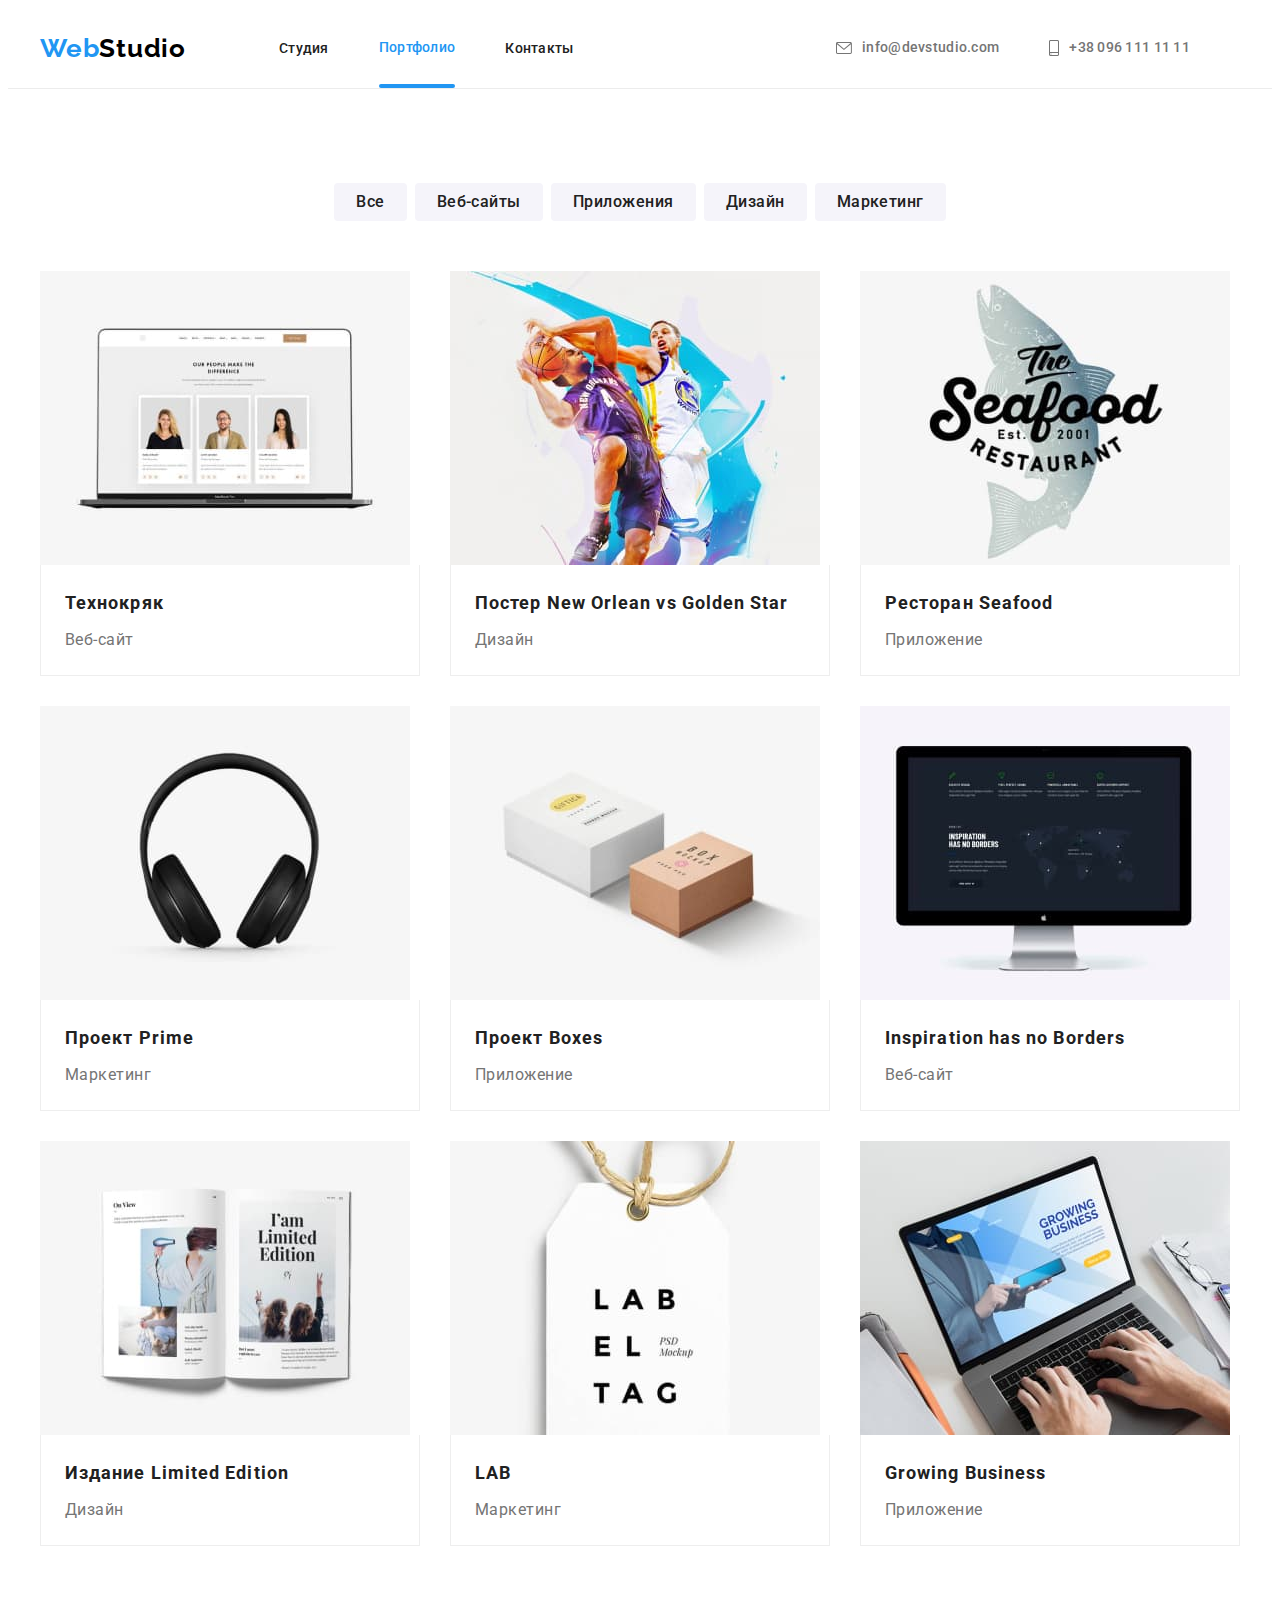
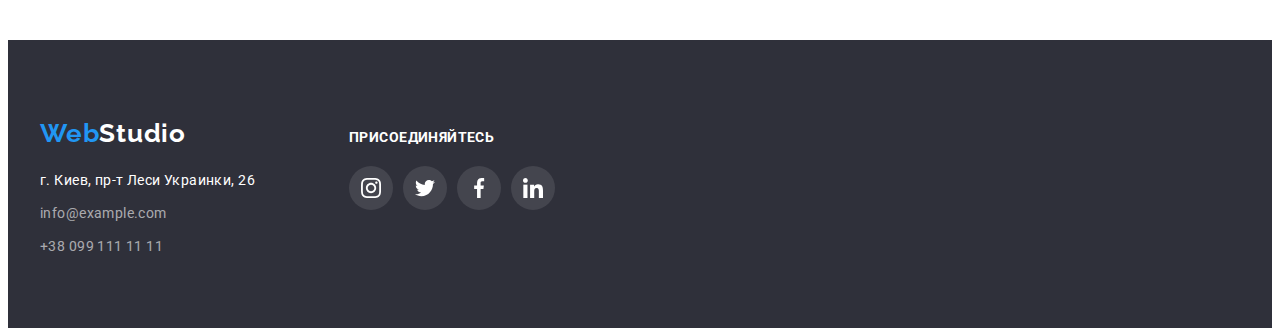
<file: portfolio.html>
<!DOCTYPE html>
<html lang="ru">
  <head>
    <meta charset="UTF-8" />
    <meta http-equiv="X-UA-Compatible" content="IE=edge" />
    <meta name="viewport" content="width=device-width, initial-scale=1.0" />
    <title>Портфолио</title>
    <link
      rel="stylesheet"
      href="https://cdnjs.cloudflare.com/ajax/libs/modern-normalize/0.2.0/modern-normalize.min.css"
      integrity="sha512-sqIVMkf5f8XGYI/UZYGs7wODxlUeoj9JknataPfUwtvrSKWMHrMXGZ7Evb6nabFYJQG15vFFyALe6r0nWCD1Ug=="
      crossorigin="anonymous"
      referrerpolicy="no-referrer"
    />
    <link
      rel="stylesheet"
      href="https://cdnjs.cloudflare.com/ajax/libs/animate.css/4.1.1/animate.min.css"
    />
    <link rel="stylesheet" href="./css/style.css" />
    <link rel="preconnect" href="https://fonts.gstatic.com" />
    <link
      href="https://fonts.googleapis.com/css2?family=Raleway:wght@700&family=Roboto:wght@400;500;700;900&display=swap"
      rel="stylesheet"
    />
  </head>

  <body>
    <!-- === HEADER === -->
    <header>
      <div class="container header-section">
        <nav class="nav">
          <a class="logo link animate__pulse" href="./index.html"
            ><span class="logo-web">Web</span>Studio</a
          >
          <ul class="menu list">
            <li class="item-li">
              <a class="menu-list link" href="./index.html">Студия</a>
            </li>
            <li class="item-li animate__pulse">
              <a class="menu-list curent link" href="./portfolio.html"
                >Портфолио</a
              >
            </li>
            <li class="item-li">
              <a class="menu-list link" href="">Контакты</a>
            </li>
          </ul>
        </nav>

        <ul class="nav-adress list">
          <li class="mail-contact">
            <a class="menu-contact link" lang="en" href="mailto:info@devstudio.com"><svg class="svg-contact" width=16px
                height=12px>
                <use href="./img/sprite.svg#icon-envelope"></use>
              </svg>info@devstudio.com</a>
          </li>
        
          <li class="mail-contact">
            <a class="menu-contact link" href="tel:+380961111111">
              <svg class="svg-contact" width=10px height=16px>
                <use href="./img/sprite.svg#icon-smartphone">
                </use>
              </svg>+38 096 111 11 11</a>
          </li>
        </ul>
      </div>
    </header>

    <main>
      <!--section portfolio-->
      <section class="section">
        <div class="container">
          <h1 hidden>Портфолио</h1>
          <ul class="portfolio-button-menu list">
            <li class="portfolio-button-li">
              <button type="button" class="portfolio-button">Все</button>
            </li>
            <li class="portfolio-button-li">
              <button type="button" class="portfolio-button">Веб-сайты</button>
            </li>
            <li class="portfolio-button-li">
              <button type="button" class="portfolio-button">Приложения</button>
            </li>
            <li class="portfolio-button-li">
              <button type="button" class="portfolio-button">Дизайн</button>
            </li>
            <li class="portfolio-button-li">
              <button type="button" class="portfolio-button">Маркетинг</button>
            </li>
          </ul>
          <h2 hidden>Примеры наших робот</h2>

          <ul class="portfolio-card-list list">
            <li class="portfolio-card">
              <a href="" class="portfolio-card-link link">
                <div class="portfolio-card-overlay">
                  <img
                    src="./img/portfolio/img01-laptopscreen.jpg"
                    alt="монитор ноутбука"
                    width="370"
                    height="294"
                  />
                  <p class="overlay">
                    Технокряк это современная площадка распространения
                    коронавируса. Компании используют эту платформу для
                    цифрового шпионажа и атак на защищённые сервера конкурентов.
                  </p>
                </div>

                <div class="portfolio-card-content">
                  <h3 class="card-title">Технокряк</h3>
                  <p class="card-txt">Веб-сайт</p>
                </div>
              </a>
            </li>

            <li class="portfolio-card">
              <a href="" class="portfolio-card-link link">
                <div class="portfolio-card-overlay">
                  <img
                    src="./img/portfolio/img02-basketball.jpg"
                    alt="постер с изображением баскетболистов"
                    width="370"
                    height="294"
                  />
                  <p class="overlay">
                    Технокряк это современная площадка распространения
                    коронавируса. Компании используют эту платформу для
                    цифрового шпионажа и атак на защищённые сервера конкурентов.
                  </p>
                </div>

                <div class="portfolio-card-content">
                  <h3 class="card-title">
                    Постер
                    <span lang="en">New Orlean vs Golden Star</span>
                  </h3>
                  <p class="card-txt">Дизайн</p>
                </div>
              </a>
            </li>

            <li class="portfolio-card">
              <a href="" class="portfolio-card-link link">
                <div class="portfolio-card-overlay">
                  <img
                    src="./img/portfolio/img03-seafood.jpg"
                    alt="ємблема ресторана морепродуктов"
                    width="370"
                    height="294"
                  />
                  <p class="overlay">
                    Технокряк это современная площадка распространения
                    коронавируса. Компании используют эту платформу для
                    цифрового шпионажа и атак на защищённые сервера конкурентов.
                  </p>
                </div>

                <div class="portfolio-card-content">
                  <h3 class="card-title">
                    Ресторан <span lang="en">Seafood</span>
                  </h3>
                  <p class="card-txt">Приложение</p>
                </div>
              </a>
            </li>

            <li class="portfolio-card">
              <a href="" class="portfolio-card-link link">
                <div class="portfolio-card-overlay">
                  <img
                    src="./img/portfolio/img04-earphone.jpg"
                    alt="наушники"
                    width="370"
                    height="294"
                  />
                  <p class="overlay">
                    Технокряк это современная площадка распространения
                    коронавируса. Компании используют эту платформу для
                    цифрового шпионажа и атак на защищённые сервера конкурентов.
                  </p>
                </div>

                <div class="portfolio-card-content">
                  <h3 class="card-title">
                    Проект <span lang="en">Prime</span>
                  </h3>
                  <p class="card-txt">Маркетинг</p>
                </div>
              </a>
            </li>

            <li class="portfolio-card">
              <a href="" class="portfolio-card-link link">
                <div class="portfolio-card-overlay">
                  <img
                    src="./img/portfolio/img05-boxesjpg.jpg"
                    alt="две коробочки"
                    width="370"
                    height="294"
                  />
                  <p class="overlay">
                    Технокряк это современная площадка распространения
                    коронавируса. Компании используют эту платформу для
                    цифрового шпионажа и атак на защищённые сервера конкурентов.
                  </p>
                </div>

                <div class="portfolio-card-content">
                  <h3 class="card-title">
                    Проект <span lang="en">Boxes</span>
                  </h3>
                  <p class="card-txt">Приложение</p>
                </div>
              </a>
            </li>

            <li class="portfolio-card">
              <a href="" class="portfolio-card-link link">
                <div class="portfolio-card-overlay">
                  <img
                    src="./img/portfolio/img06-screen.jpg"
                    alt="монитор с изображением карты мира"
                    width="370"
                    height="294"
                  />
                  <p class="overlay">
                    Технокряк это современная площадка распространения
                    коронавируса. Компании используют эту платформу для
                    цифрового шпионажа и атак на защищённые сервера конкурентов.
                  </p>
                </div>

                <div class="portfolio-card-content">
                  <h3 class="card-title">
                    <span lang="en">Inspiration has no Borders</span>
                  </h3>
                  <p class="card-txt">Веб-сайт</p>
                </div>
              </a>
            </li>

            <li class="portfolio-card">
              <a href="" class="portfolio-card-link link">
                <div class="portfolio-card-overlay">
                  <img
                    src="./img/portfolio/img07-magazine.jpg"
                    alt="разворот журнала"
                    width="370"
                    height="294"
                  />
                  <p class="overlay">
                    Технокряк это современная площадка распространения
                    коронавируса. Компании используют эту платформу для
                    цифрового шпионажа и атак на защищённые сервера конкурентов.
                  </p>
                </div>

                <div class="portfolio-card-content">
                  <h3 class="card-title">
                    Издание <span lang="en">Limited Edition</span>
                  </h3>
                  <p class="card-txt">Дизайн</p>
                </div>
              </a>
            </li>

            <li class="portfolio-card">
              <a href="" class="portfolio-card-link link">
                <div class="portfolio-card-overlay">
                  <img
                    src="./img/portfolio/img08-label.jpg"
                    alt="эмблема проекта лаб"
                    width="370"
                    height="294"
                  />
                  <p class="overlay">
                    Технокряк это современная площадка распространения
                    коронавируса. Компании используют эту платформу для
                    цифрового шпионажа и атак на защищённые сервера конкурентов.
                  </p>
                </div>

                <div class="portfolio-card-content">
                  <h3 class="card-title"><span lang="en">LAB</span></h3>
                  <p class="card-txt">Маркетинг</p>
                </div>
              </a>
            </li>

            <li class="portfolio-card">
              <a href="" class="portfolio-card-link link">
                <div class="portfolio-card-overlay">
                  <img
                    src="./img/portfolio/img09-laptop.jpg"
                    alt="набор на клавиатуре ноутбука"
                    width="370"
                    height="294"
                  />
                  <p class="overlay">
                    Технокряк это современная площадка распространения
                    коронавируса. Компании используют эту платформу для
                    цифрового шпионажа и атак на защищённые сервера конкурентов.
                  </p>
                </div>

                <div class="portfolio-card-content">
                  <h3 class="card-title">
                    <span lang="en">Growing Business</span>
                  </h3>
                  <p class="card-txt">Приложение</p>
                </div>
              </a>
            </li>
          </ul>
        </div>
      </section>
    </main>

    <footer class="section section-footer">
      <!--contact-->
      <div class="container container-footer">
        <div class="adress-footer-box">
          <a class="logo logo-footer link" href="./index.html"
            ><span class="logo-web">Web</span>
            <span class="logo-studio">Studio</span></a
          >
          <address class="adress-footer">
            <ul class="adress list">
              <li class="contact-list list">
                <a
                  class="contact-map link"
                  href="https://goo.gl/maps/kWYsMnAb214LJ1XZ8"
                  target="blank"
                  rel="noopener noreferer"
                  >г. Киев, пр-т Леси Украинки, 26</a
                >
              </li>
              <li class="contact-list list">
                <a class="contact link" href="mailto:info@example.com"
                  >info@example.com</a
                >
              </li>
              <li class="contact-list list">
                <a class="contact link" href="tel:+380991111111"
                  >+38 099 111 11 11</a
                >
              </li>
            </ul>
          </address>
        </div>

        <div class="footer-soc">
          <h2 class="footer-soc-title">присоединяйтесь</h2>
          <ul class="footer-soc-ul list">
            <li class="soc-list">
              <a href="" class="soc-list-link soc-list-link-footer"
                ><svg class="soc-list-icon">
                  <use href="./img/sprite.svg#icon-soc-instagram"></use>
                </svg>
              </a>
            </li>
            <li class="soc-list">
              <a href="" class="soc-list-link soc-list-link-footer"
                ><svg class="soc-list-icon">
                  <use href="./img/sprite.svg#icon-soc-twitter"></use>
                </svg>
              </a>
            </li>
            <li class="soc-list">
              <a href="" class="soc-list-link soc-list-link-footer"
                ><svg class="soc-list-icon">
                  <use href="./img/sprite.svg#icon-soc-facebook"></use>
                </svg>
              </a>
            </li>

            <li class="soc-list">
              <a href="" class="soc-list-link soc-list-link-footer"
                ><svg class="soc-list-icon">
                  <use href="./img/sprite.svg#icon-soc-linkedin"></use>
                </svg>
              </a>
            </li>
          </ul>
        </div>
      </div>
    </footer>
  </body>
</html>
</file>
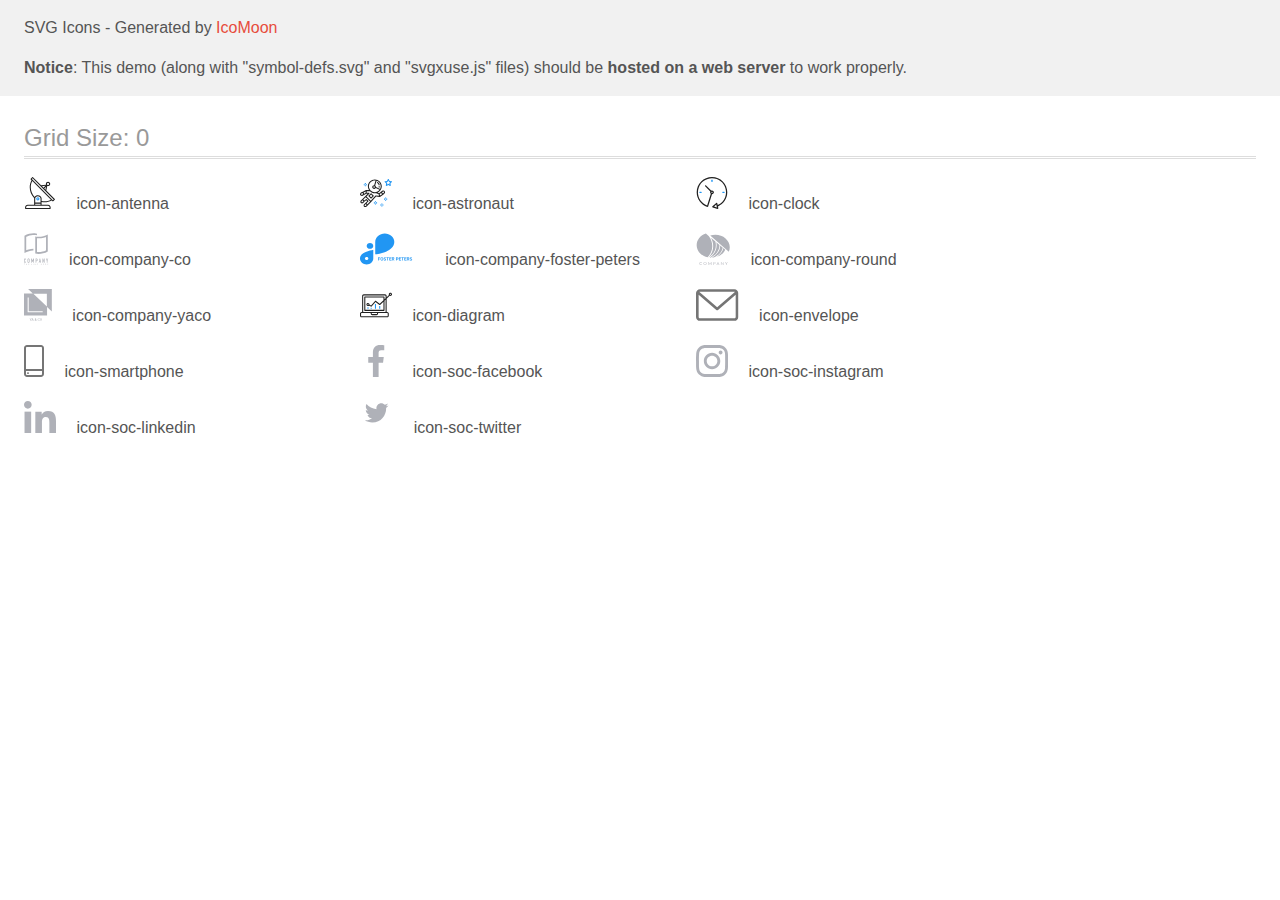
<file: img/loud/icomoon/demo-external-svg.html>
<!doctype html>
<html>
<head>
    <title>IcoMoon - SVG Icons</title>
    <meta charset="utf-8">
    <meta name="viewport" content="width=device-width, initial-scale=1">
    <link rel="stylesheet" href="demo-files/demo.css">
    <link rel="stylesheet" href="style.css">
</head>
<body>
<header class="bgc1 clearfix">
<div class="mhl">
    <p>SVG Icons - Generated by <a href="https://icomoon.io/app">IcoMoon</a></p><p><strong>Notice</strong>: This demo (along with "symbol-defs.svg" and "svgxuse.js" files) should be <b>hosted on a web server</b> to work properly.</p>
</div>
</header>
    <div class="clearfix mhl ptl">
        <h1 class="mvm mtn fgc1">Grid Size: 0</h1>
        <div class="glyph fs1">
            <div class="clearfix pbs">
                <svg class="icon icon-antenna"><use xlink:href="symbol-defs.svg#icon-antenna"></use></svg><span class="name"> icon-antenna</span>
            </div>
        </div>
        <div class="glyph fs1">
            <div class="clearfix pbs">
                <svg class="icon icon-astronaut"><use xlink:href="symbol-defs.svg#icon-astronaut"></use></svg><span class="name"> icon-astronaut</span>
            </div>
        </div>
        <div class="glyph fs1">
            <div class="clearfix pbs">
                <svg class="icon icon-clock"><use xlink:href="symbol-defs.svg#icon-clock"></use></svg><span class="name"> icon-clock</span>
            </div>
        </div>
        <div class="glyph fs1">
            <div class="clearfix pbs">
                <svg class="icon icon-company-co"><use xlink:href="symbol-defs.svg#icon-company-co"></use></svg><span class="name"> icon-company-co</span>
            </div>
        </div>
        <div class="glyph fs1">
            <div class="clearfix pbs">
                <svg class="icon icon-company-foster-peters"><use xlink:href="symbol-defs.svg#icon-company-foster-peters"></use></svg><span class="name"> icon-company-foster-peters</span>
            </div>
        </div>
        <div class="glyph fs1">
            <div class="clearfix pbs">
                <svg class="icon icon-company-round"><use xlink:href="symbol-defs.svg#icon-company-round"></use></svg><span class="name"> icon-company-round</span>
            </div>
        </div>
        <div class="glyph fs1">
            <div class="clearfix pbs">
                <svg class="icon icon-company-yaco"><use xlink:href="symbol-defs.svg#icon-company-yaco"></use></svg><span class="name"> icon-company-yaco</span>
            </div>
        </div>
        <div class="glyph fs1">
            <div class="clearfix pbs">
                <svg class="icon icon-diagram"><use xlink:href="symbol-defs.svg#icon-diagram"></use></svg><span class="name"> icon-diagram</span>
            </div>
        </div>
        <div class="glyph fs1">
            <div class="clearfix pbs">
                <svg class="icon icon-envelope"><use xlink:href="symbol-defs.svg#icon-envelope"></use></svg><span class="name"> icon-envelope</span>
            </div>
        </div>
        <div class="glyph fs1">
            <div class="clearfix pbs">
                <svg class="icon icon-smartphone"><use xlink:href="symbol-defs.svg#icon-smartphone"></use></svg><span class="name"> icon-smartphone</span>
            </div>
        </div>
        <div class="glyph fs1">
            <div class="clearfix pbs">
                <svg class="icon icon-soc-facebook"><use xlink:href="symbol-defs.svg#icon-soc-facebook"></use></svg><span class="name"> icon-soc-facebook</span>
            </div>
        </div>
        <div class="glyph fs1">
            <div class="clearfix pbs">
                <svg class="icon icon-soc-instagram"><use xlink:href="symbol-defs.svg#icon-soc-instagram"></use></svg><span class="name"> icon-soc-instagram</span>
            </div>
        </div>
        <div class="glyph fs1">
            <div class="clearfix pbs">
                <svg class="icon icon-soc-linkedin"><use xlink:href="symbol-defs.svg#icon-soc-linkedin"></use></svg><span class="name"> icon-soc-linkedin</span>
            </div>
        </div>
        <div class="glyph fs1">
            <div class="clearfix pbs">
                <svg class="icon icon-soc-twitter"><use xlink:href="symbol-defs.svg#icon-soc-twitter"></use></svg><span class="name"> icon-soc-twitter</span>
            </div>
        </div>
  </div>
<script defer src="svgxuse.js"></script>
</body>
</html>
</file>
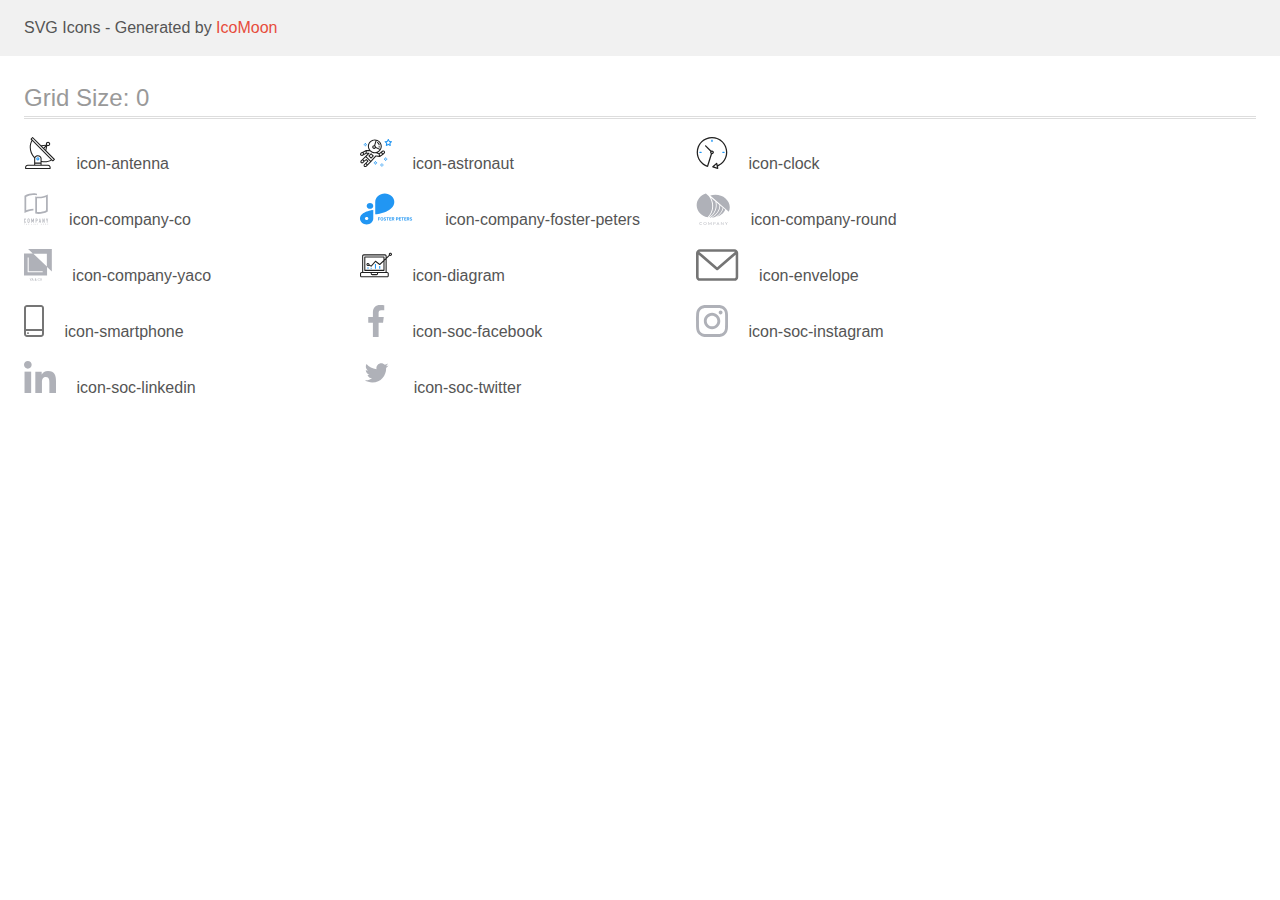
<file: img/loud/icomoon/demo.html>
<!doctype html>
<html>
<head>
    <title>IcoMoon - SVG Icons</title>
    <meta charset="utf-8">
    <meta name="viewport" content="width=device-width, initial-scale=1">
    <link rel="stylesheet" href="demo-files/demo.css">
    <link rel="stylesheet" href="style.css">
</head>
<body>
<svg aria-hidden="true" style="position: absolute; width: 0; height: 0; overflow: hidden;" version="1.1" xmlns="http://www.w3.org/2000/svg" xmlns:xlink="http://www.w3.org/1999/xlink">
<defs>
<symbol id="icon-antenna" viewBox="0 0 32 32">
<path fill="#212121" style="fill: var(--color1, #212121)" d="M30.773 22.098l-8.443-8.505 0.937-4.615c0.242 0.094 0.499 0.144 0.758 0.146h0.006c1.192 0.014 2.17-0.941 2.184-2.133s-0.941-2.17-2.133-2.184c-1.192-0.014-2.17 0.941-2.184 2.133-0.003 0.255 0.039 0.509 0.125 0.749l-4.96 0.605-8.091-8.133c-0.099-0.101-0.235-0.159-0.377-0.16-0.14 0.001-0.274 0.056-0.373 0.155l-1.513 1.504c-0.208 0.208-0.208 0.546 0 0.754l0.814 0.826c-3.153 5.798-2.129 12.978 2.519 17.663 0.043 0.041 0.092 0.074 0.146 0.098-0.034 0.18-0.051 0.364-0.052 0.547v6.187h-6.4c-1.472 0.002-2.665 1.195-2.667 2.667v1.067c0 0.295 0.239 0.533 0.533 0.533h24.533c0.295 0 0.533-0.239 0.533-0.533v-1.067c-0.002-1.472-1.195-2.665-2.667-2.667h-6.4v-2.742c1.003 0.21 2.024 0.317 3.049 0.32 2.458-0.003 4.877-0.615 7.040-1.783l0.818 0.823c0.099 0.101 0.235 0.159 0.377 0.16 0.14-0.001 0.274-0.056 0.373-0.155l1.513-1.504c0.208-0.208 0.208-0.546 0-0.754zM23.28 6.233c0.418-0.415 1.093-0.414 1.508 0.004s0.414 1.093-0.004 1.508c-0.2 0.199-0.47 0.31-0.752 0.31h-0.003c-0.589-0.003-1.064-0.483-1.061-1.072 0.002-0.282 0.115-0.552 0.314-0.751h-0.002zM22.024 9.738l-0.598 2.946-1.175-1.182 1.774-1.763zM21.419 8.836l-1.92 1.909-1.485-1.493 3.405-0.415zM24.004 28.8c0.884 0 1.6 0.716 1.6 1.6v0.533h-23.467v-0.533c0-0.884 0.716-1.6 1.6-1.6h20.267zM16.537 26.667v1.067h-5.333v-1.067h5.333zM11.204 25.6v-4.053c0-1.294 1.196-2.347 2.667-2.347s2.667 1.053 2.667 2.347v4.053h-5.333zM17.604 23.904v-2.357c0-1.882-1.675-3.413-3.733-3.413-1.331-0.020-2.576 0.657-3.281 1.786-4.058-4.274-4.971-10.645-2.279-15.887l18.602 18.708c-2.872 1.461-6.165 1.873-9.309 1.163zM28.893 23.22l-21.057-21.181 0.755-0.752 7.935 7.98c0.004 0 0.006 0.007 0.010 0.010l13.115 13.191-0.757 0.752z"></path>
<path fill="#2196f3" style="fill: var(--color2, #2196f3)" d="M13.876 20.267h-0.005c-0.884-0.001-1.601 0.714-1.602 1.598s0.714 1.601 1.598 1.602h0.005c0.884 0.001 1.601-0.714 1.602-1.598s-0.714-1.601-1.598-1.602zM14.249 22.245c-0.1 0.1-0.236 0.156-0.378 0.155-0.295-0.002-0.532-0.242-0.531-0.536 0.001-0.141 0.057-0.276 0.157-0.375s0.233-0.154 0.373-0.155c0.295 0.002 0.532 0.241 0.53 0.536-0.001 0.141-0.057 0.276-0.157 0.375h0.005z"></path>
</symbol>
<symbol id="icon-astronaut" viewBox="0 0 32 32">
<path fill="#2196f3" style="fill: var(--color2, #2196f3)" d="M31.974 4.524c-0.063-0.193-0.229-0.333-0.43-0.363l-1.91-0.278-0.855-1.731c-0.179-0.365-0.777-0.365-0.956 0l-0.855 1.731-1.91 0.278c-0.201 0.029-0.367 0.17-0.431 0.363-0.062 0.193-0.011 0.405 0.135 0.547l1.383 1.348-0.326 1.903c-0.034 0.2 0.048 0.402 0.212 0.522 0.166 0.121 0.382 0.135 0.562 0.040l1.709-0.899 1.709 0.899c0.078 0.041 0.164 0.061 0.249 0.061 0.11 0 0.221-0.034 0.314-0.102 0.164-0.119 0.246-0.322 0.212-0.522l-0.326-1.903 1.383-1.348c0.145-0.142 0.197-0.354 0.135-0.547zM29.511 5.851c-0.125 0.122-0.183 0.299-0.153 0.472l0.191 1.114-1-0.526c-0.078-0.041-0.163-0.061-0.249-0.061s-0.17 0.020-0.249 0.061l-1.001 0.526 0.191-1.114c0.030-0.173-0.028-0.349-0.153-0.472l-0.81-0.789 1.119-0.163c0.174-0.025 0.324-0.134 0.402-0.292l0.5-1.013 0.5 1.013c0.078 0.157 0.228 0.267 0.402 0.292l1.119 0.163-0.809 0.789z"></path>
<path fill="#2196f3" style="fill: var(--color2, #2196f3)" d="M26.134 20.522h-1.067v1.067h1.067v-1.067z"></path>
<path fill="#2196f3" style="fill: var(--color2, #2196f3)" d="M26.134 22.656h-1.067v1.067h1.067v-1.067z"></path>
<path fill="#2196f3" style="fill: var(--color2, #2196f3)" d="M27.2 21.589h-1.067v1.067h1.067v-1.067z"></path>
<path fill="#2196f3" style="fill: var(--color2, #2196f3)" d="M25.067 21.589h-1.067v1.067h1.067v-1.067z"></path>
<path fill="#2196f3" style="fill: var(--color2, #2196f3)" d="M22.4 26.389h-1.067v1.067h1.067v-1.067z"></path>
<path fill="#2196f3" style="fill: var(--color2, #2196f3)" d="M22.4 28.522h-1.067v1.067h1.067v-1.067z"></path>
<path fill="#2196f3" style="fill: var(--color2, #2196f3)" d="M23.467 27.456h-1.067v1.067h1.067v-1.067z"></path>
<path fill="#2196f3" style="fill: var(--color2, #2196f3)" d="M21.333 27.456h-1.067v1.067h1.067v-1.067z"></path>
<path fill="#2196f3" style="fill: var(--color2, #2196f3)" d="M16 24.256h-1.067v1.067h1.067v-1.067z"></path>
<path fill="#2196f3" style="fill: var(--color2, #2196f3)" d="M16 26.389h-1.067v1.067h1.067v-1.067z"></path>
<path fill="#2196f3" style="fill: var(--color2, #2196f3)" d="M17.067 25.322h-1.067v1.067h1.067v-1.067z"></path>
<path fill="#2196f3" style="fill: var(--color2, #2196f3)" d="M14.933 25.322h-1.067v1.067h1.067v-1.067z"></path>
<path fill="#2196f3" style="fill: var(--color2, #2196f3)" d="M5.867 6.122h-1.067v1.067h1.067v-1.067z"></path>
<path fill="#2196f3" style="fill: var(--color2, #2196f3)" d="M5.867 8.255h-1.067v1.067h1.067v-1.067z"></path>
<path fill="#2196f3" style="fill: var(--color2, #2196f3)" d="M6.933 7.189h-1.067v1.067h1.067v-1.067z"></path>
<path fill="#2196f3" style="fill: var(--color2, #2196f3)" d="M4.8 7.189h-1.067v1.067h1.067v-1.067z"></path>
<path fill="#212121" style="fill: var(--color1, #212121)" d="M24.715 14.159c-0.287-0.388-0.709-0.637-1.188-0.705-0.481-0.068-0.956 0.058-1.34 0.352l-1.252 0.96-1.898 1.417-1.358-0.541c2.421-1.086 4.114-3.508 4.114-6.32 0-3.823-3.123-6.933-6.961-6.933s-6.961 3.11-6.961 6.933c0 1.386 0.414 2.674 1.12 3.758l-2.764-0.024c-0.002 0-0.003 0-0.005 0-0.009 0-0.015 0.004-0.023 0.005-0.053 0.002-0.105 0.013-0.155 0.031-0.013 0.005-0.026 0.008-0.038 0.013-0.006 0.003-0.013 0.003-0.019 0.006l-3.233 1.596c-0.001 0-0.001 0-0.001 0.001l-1.893 0.911c-0.021 0.009-0.042 0.021-0.063 0.035-0.755 0.502-1.012 1.489-0.598 2.295 0.22 0.429 0.595 0.745 1.056 0.889 0.178 0.055 0.359 0.083 0.539 0.083 0.29 0 0.577-0.071 0.839-0.211l1.388-0.738 2.264-1.169 1.357-0.008-5.442 5.416c-0.001 0.001-0.001 0.001-0.002 0.001l-1.339 1.333c-0.316 0.315-0.49 0.732-0.49 1.178s0.174 0.863 0.49 1.179c0.325 0.323 0.752 0.485 1.179 0.485s0.854-0.162 1.18-0.485l1.314-1.309 1.741-1.3 0.901 0.897-1.762 1.754c-0 0.001-0.001 0.001-0.002 0.001l-1.339 1.333c-0.316 0.315-0.49 0.732-0.49 1.178s0.174 0.863 0.49 1.179c0.325 0.323 0.753 0.485 1.18 0.485s0.855-0.162 1.18-0.485l3.482-3.467c0.001-0.001 0.001-0.001 0.001-0.002l1.010-1-0.004-0.004c0.006-0.006 0.015-0.009 0.022-0.015l5.166-5.658 3.471 0.494c0.025 0.004 0.050 0.005 0.075 0.005 0.065 0 0.127-0.015 0.187-0.038 0.018-0.006 0.033-0.015 0.050-0.023 0.019-0.010 0.039-0.015 0.058-0.027l3.213-2.133c0.012-0.008 0.018-0.021 0.029-0.029 0.013-0.010 0.029-0.014 0.041-0.026l1.271-1.191c0.662-0.62 0.753-1.635 0.212-2.362zM2.13 17.77c-0.173 0.093-0.37 0.111-0.558 0.052-0.187-0.058-0.338-0.186-0.427-0.358-0.161-0.314-0.068-0.695 0.214-0.902l1.314-0.632 0.449 1.312-0.992 0.528zM5.628 15.942l-1.548 0.8-0.439-1.283 2.027-1.001-0.040 1.484zM20.727 9.322c0 0.918-0.219 1.785-0.599 2.559l-4.181-1.899c-0.044-0.573-0.341-1.075-0.788-1.388l1.464-4.86c2.378 0.756 4.105 2.974 4.105 5.588zM8.938 9.322c0-3.235 2.644-5.867 5.894-5.867 0.253 0 0.5 0.021 0.745 0.052l-1.432 4.754c-0.019-0.001-0.037-0.006-0.057-0.006-1.033 0-1.873 0.837-1.873 1.867s0.84 1.867 1.873 1.867c0.694 0 1.294-0.383 1.618-0.945l3.862 1.755c-1.075 1.446-2.795 2.39-4.737 2.39-3.25 0-5.894-2.632-5.894-5.867zM14.894 10.122c0 0.441-0.362 0.8-0.806 0.8s-0.806-0.359-0.806-0.8c0-0.441 0.362-0.8 0.806-0.8s0.806 0.359 0.806 0.8zM2.465 25.146c-0.236 0.234-0.619 0.234-0.854 0.001-0.114-0.114-0.176-0.263-0.176-0.423s0.062-0.309 0.176-0.421l0.962-0.958 0.851 0.848-0.959 0.955zM5.679 28.88c-0.236 0.234-0.619 0.235-0.855 0.001-0.114-0.114-0.176-0.263-0.176-0.423s0.062-0.309 0.176-0.421l0.963-0.959 0.852 0.848-0.96 0.955zM9.16 25.411c-0.001 0-0.001 0-0.002 0.001l-1.765 1.76-0.852-0.848 1.763-1.755c0 0 0 0 0-0s0.001-0.001 0.002-0.001c0.040-0.040 0.065-0.088 0.090-0.135 0.007-0.014 0.020-0.026 0.026-0.040 0.017-0.041 0.019-0.085 0.026-0.129 0.003-0.025 0.014-0.047 0.014-0.073 0-0.036-0.013-0.070-0.020-0.106-0.006-0.032-0.006-0.065-0.019-0.095-0.020-0.050-0.055-0.094-0.091-0.138-0.010-0.012-0.014-0.027-0.025-0.038 0 0 0 0-0.001 0s-0.001-0.002-0.001-0.002l-1.607-1.6c-0.017-0.017-0.039-0.024-0.058-0.038-0.028-0.022-0.055-0.042-0.087-0.058-0.030-0.015-0.061-0.024-0.093-0.033-0.034-0.010-0.067-0.017-0.103-0.020-0.033-0.002-0.063 0.001-0.095 0.005-0.036 0.004-0.069 0.009-0.104 0.020-0.034 0.011-0.063 0.027-0.094 0.045-0.020 0.011-0.042 0.015-0.061 0.029l-1.773 1.324-0.901-0.897 2.399-2.386 4.361 4.289-0.928 0.919zM15.979 18.394c-0.015-0.002-0.030 0.004-0.045 0.003-0.039-0.002-0.076 0.001-0.115 0.007-0.030 0.005-0.059 0.011-0.088 0.021-0.034 0.012-0.065 0.028-0.097 0.047-0.030 0.018-0.057 0.037-0.083 0.061-0.013 0.011-0.028 0.017-0.040 0.029l-4.698 5.146-4.328-4.257 2.833-2.818c0.209-0.208 0.21-0.546 0.002-0.755-0.105-0.105-0.243-0.157-0.381-0.156v-0.001l-2.219 0.013 0.028-1.607 3.104 0.027c1.265 1.294 3.029 2.101 4.981 2.101 0.437 0 0.864-0.045 1.279-0.123 0.040 0.032 0.079 0.065 0.13 0.085l2.41 0.96 0.331 1.644-3.003-0.427zM20.020 18.572l-0.313-1.558 1.446-1.080 0.947 1.257-2.080 1.381zM23.774 15.741l-0.838 0.785-0.931-1.236 0.831-0.637c0.155-0.119 0.351-0.168 0.543-0.143 0.193 0.027 0.364 0.128 0.48 0.284 0.217 0.292 0.18 0.699-0.085 0.947z"></path>
<path fill="#212121" style="fill: var(--color1, #212121)" d="M13.602 18.544l-2.143-2.133c-0.207-0.207-0.545-0.207-0.753 0l-2.142 2.133c-0.1 0.101-0.157 0.236-0.157 0.378s0.056 0.278 0.157 0.378l2.142 2.133c0.104 0.103 0.241 0.155 0.377 0.155s0.273-0.052 0.376-0.155l2.143-2.133c0.1-0.1 0.157-0.236 0.157-0.378s-0.057-0.278-0.157-0.378zM11.083 20.303l-1.387-1.381 1.387-1.381 1.387 1.381-1.387 1.381z"></path>
<path fill="#212121" style="fill: var(--color1, #212121)" d="M17.164 5.071l-0.258 1.036c0.071 0.018 1.738 0.452 1.738 2.149h1.067c-0-2.017-1.666-2.965-2.547-3.185z"></path>
<path fill="#212121" style="fill: var(--color1, #212121)" d="M19.711 9.322h-1.067v1.067h1.067v-1.067z"></path>
</symbol>
<symbol id="icon-clock" viewBox="0 0 32 32">
<path fill="#212121" style="fill: var(--color1, #212121)" d="M31.297 15.301c-0.002-8.452-6.855-15.303-15.308-15.301s-15.303 6.855-15.301 15.308c0.001 6.658 4.307 12.551 10.649 14.576 0.061 0.019 0.124 0.029 0.187 0.029 0.121-0 0.239-0.032 0.342-0.094 0.135-0.080 0.236-0.207 0.283-0.356l3.865-12.25c1.057-0.005 1.909-0.866 1.903-1.923s-0.866-1.909-1.923-1.903c-0.284 0.001-0.565 0.067-0.82 0.191l-5.106-5.107c-0.253-0.245-0.657-0.238-0.902 0.016-0.239 0.247-0.239 0.639 0 0.886l5.103 5.109c-0.392 0.799-0.168 1.764 0.536 2.309l-3.683 11.673c-7.278-2.681-11.004-10.754-8.323-18.032s10.754-11.004 18.032-8.323 11.004 10.754 8.323 18.032c-1.31 3.556-4.001 6.431-7.462 7.973l-0.398-1.874c-0.073-0.344-0.411-0.565-0.756-0.492-0.109 0.023-0.209 0.074-0.292 0.148l-3.837 3.426c-0.263 0.234-0.287 0.637-0.052 0.9 0.076 0.085 0.174 0.149 0.283 0.184l4.899 1.563c0.335 0.108 0.694-0.077 0.802-0.412 0.034-0.106 0.040-0.219 0.017-0.328l-0.391-1.839c5.664-2.388 9.342-7.942 9.329-14.089zM15.992 14.664c0.352 0 0.638 0.286 0.638 0.638s-0.286 0.638-0.638 0.638c-0.352 0-0.638-0.285-0.638-0.638s0.285-0.638 0.638-0.638zM18.093 29.528l2.184-1.948 0.603 2.84-2.787-0.892z"></path>
<path fill="#2196f3" style="fill: var(--color2, #2196f3)" d="M15.354 3.185v1.275c0 0.352 0.285 0.638 0.638 0.638s0.638-0.285 0.638-0.638v-1.275c0-0.352-0.286-0.638-0.638-0.638s-0.638 0.286-0.638 0.638z"></path>
<path fill="#2196f3" style="fill: var(--color2, #2196f3)" d="M3.876 14.664c-0.352 0-0.638 0.286-0.638 0.638s0.285 0.638 0.638 0.638h1.275c0.352 0 0.638-0.285 0.638-0.638s-0.285-0.638-0.638-0.638h-1.275z"></path>
<path fill="#2196f3" style="fill: var(--color2, #2196f3)" d="M28.108 15.939c0.352 0 0.638-0.285 0.638-0.638s-0.285-0.638-0.638-0.638h-1.275c-0.352 0-0.638 0.286-0.638 0.638s0.286 0.638 0.638 0.638h1.275z"></path>
</symbol>
<symbol id="icon-company-co" viewBox="0 0 25 32">
<path fill="#afb1b8" style="fill: var(--color3, #afb1b8)" d="M10.531 1.806h-0.084c-0.129-0.008-0.258-0.011-0.388-0.014v0h-0.28c-0.244 0-0.494 0.006-0.741 0.019-0.019-0.001-0.037-0.001-0.056 0-2.243 0.127-4.44 0.688-6.471 1.651l-0.266 0.128v13.625l0.623-0.211c0.546-0.188 1.129-0.357 1.731-0.513 1.629-0.418 3.301-0.64 4.982-0.662v1.79c-0.223 0.002-0.439 0.008-0.655 0.019h-0.051c-1.294 0.071-2.577 0.268-3.833 0.588-1.59 0.398-3.124 0.996-4.566 1.779v-17.475c1.497-0.873 3.11-1.529 4.79-1.948 1.475-0.381 2.992-0.576 4.515-0.582h0.263c0.314 0.008 0.621 0.022 0.909 0.044 0.759 0.053 1.511 0.173 2.249 0.358v1.762c-0.717-0.167-1.445-0.277-2.179-0.329-0.015-0.001-0.030-0.003-0.045-0.004-0.152-0.013-0.304-0.026-0.446-0.026zM13.633 3.607c0.391 0.030 0.796 0.044 1.205 0.044 1.601-0.006 3.195-0.21 4.747-0.609 1.589-0.4 3.123-0.998 4.564-1.781v17.163c-1.498 0.873-3.111 1.529-4.792 1.948-1.475 0.379-2.992 0.574-4.515 0.581-1.154 0.009-2.304-0.126-3.425-0.404v-17.275c0.265 0.061 0.537 0.117 0.814 0.164 0.455 0.077 0.934 0.133 1.401 0.167zM22.367 3.74l-0.623 0.21c-0.573 0.192-1.15 0.365-1.731 0.518-1.691 0.434-3.428 0.657-5.173 0.663-0.406 0-0.78-0.011-1.141-0.034l-0.497-0.033v14.017l0.427 0.038c0.395 0.034 0.803 0.052 1.214 0.052 1.374-0.006 2.743-0.183 4.074-0.527 1.096-0.275 2.162-0.658 3.184-1.144l0.266-0.128v-13.63z"></path>
<path fill="#afb1b8" style="fill: var(--color3, #afb1b8)" d="M1.684 25.977c-0.090-0.093-0.197-0.166-0.317-0.214s-0.247-0.071-0.376-0.066c-0.137-0.002-0.273 0.024-0.4 0.075-0.117 0.046-0.222 0.116-0.311 0.205s-0.156 0.196-0.201 0.313c-0.049 0.123-0.073 0.254-0.072 0.387v2.335c-0.006 0.165 0.026 0.328 0.092 0.479 0.055 0.12 0.135 0.226 0.233 0.313 0.093 0.079 0.203 0.135 0.321 0.166 0.114 0.032 0.231 0.048 0.349 0.049 0.13 0.001 0.259-0.027 0.377-0.081 0.117-0.051 0.222-0.124 0.311-0.216 0.087-0.091 0.156-0.197 0.204-0.313 0.050-0.118 0.075-0.244 0.075-0.372v-0.261h-0.61v0.208c0.002 0.071-0.010 0.142-0.036 0.208-0.020 0.050-0.050 0.095-0.089 0.131-0.038 0.031-0.081 0.053-0.128 0.067-0.041 0.014-0.084 0.021-0.128 0.022-0.054 0.006-0.11-0.002-0.16-0.024s-0.094-0.057-0.126-0.101c-0.058-0.094-0.086-0.203-0.081-0.313v-2.177c-0.004-0.121 0.022-0.241 0.075-0.349 0.032-0.049 0.077-0.089 0.129-0.114s0.112-0.034 0.17-0.027c0.053-0.002 0.105 0.009 0.152 0.032s0.089 0.057 0.12 0.099c0.068 0.090 0.104 0.2 0.101 0.313v0.202h0.604v-0.238c0.001-0.14-0.024-0.278-0.075-0.408-0.045-0.122-0.114-0.234-0.204-0.329z"></path>
<path fill="#afb1b8" style="fill: var(--color3, #afb1b8)" d="M5.31 25.95c-0.195-0.164-0.44-0.255-0.694-0.257-0.124 0-0.248 0.023-0.364 0.066-0.119 0.042-0.228 0.107-0.322 0.191-0.101 0.091-0.182 0.202-0.237 0.327-0.061 0.143-0.092 0.297-0.089 0.452v2.239c-0.004 0.158 0.026 0.314 0.089 0.459 0.055 0.12 0.136 0.227 0.237 0.313 0.093 0.087 0.203 0.154 0.322 0.197 0.117 0.043 0.24 0.065 0.364 0.066s0.248-0.023 0.364-0.066c0.121-0.044 0.233-0.111 0.33-0.197 0.097-0.087 0.176-0.194 0.23-0.313 0.063-0.145 0.093-0.301 0.089-0.459v-2.239c0.003-0.155-0.027-0.31-0.089-0.452-0.054-0.123-0.133-0.235-0.23-0.327zM5.025 28.969c0.005 0.060-0.003 0.12-0.024 0.176s-0.054 0.107-0.097 0.148c-0.081 0.068-0.182 0.105-0.287 0.105s-0.207-0.037-0.287-0.105c-0.043-0.041-0.076-0.092-0.097-0.148s-0.029-0.116-0.024-0.176v-2.239c-0.005-0.060 0.003-0.12 0.024-0.176s0.054-0.107 0.097-0.148c0.081-0.068 0.182-0.105 0.287-0.105s0.207 0.037 0.287 0.105c0.043 0.041 0.076 0.092 0.097 0.148s0.029 0.116 0.024 0.176v2.239z"></path>
<path fill="#afb1b8" style="fill: var(--color3, #afb1b8)" d="M10.072 29.969v-4.239h-0.587l-0.771 2.244h-0.011l-0.777-2.244h-0.581v4.239h0.606v-2.579h0.011l0.593 1.823h0.302l0.598-1.823h0.011v2.579h0.606z"></path>
<path fill="#afb1b8" style="fill: var(--color3, #afb1b8)" d="M13.513 26.027c-0.093-0.105-0.211-0.184-0.343-0.232-0.142-0.046-0.29-0.068-0.439-0.066h-0.9v4.239h0.604v-1.656h0.311c0.188 0.009 0.376-0.031 0.545-0.116 0.137-0.076 0.252-0.188 0.332-0.324 0.070-0.113 0.117-0.238 0.139-0.369 0.024-0.16 0.035-0.321 0.033-0.482 0.006-0.204-0.014-0.407-0.059-0.606-0.040-0.147-0.117-0.281-0.223-0.39zM13.201 27.319c-0.003 0.077-0.022 0.152-0.056 0.221-0.035 0.065-0.089 0.117-0.156 0.149-0.089 0.040-0.187 0.058-0.285 0.053h-0.275v-1.441h0.311c0.094-0.005 0.187 0.014 0.272 0.053 0.062 0.036 0.112 0.091 0.142 0.157 0.033 0.074 0.051 0.155 0.053 0.236 0 0.089 0 0.183 0 0.282s0.006 0.2 0 0.291h-0.006z"></path>
<path fill="#afb1b8" style="fill: var(--color3, #afb1b8)" d="M16.374 25.73h-0.495l-0.934 4.239h0.604l0.177-0.911h0.823l0.177 0.911h0.604l-0.957-4.239zM15.817 28.481l0.297-1.537h0.011l0.296 1.537h-0.604z"></path>
<path fill="#afb1b8" style="fill: var(--color3, #afb1b8)" d="M20.277 28.284h-0.011l-0.912-2.554h-0.581v4.239h0.604v-2.549h0.012l0.923 2.549h0.568v-4.239h-0.604v2.554z"></path>
<path fill="#afb1b8" style="fill: var(--color3, #afb1b8)" d="M23.968 25.73l-0.486 1.685h-0.012l-0.486-1.685h-0.64l0.83 2.447v1.792h0.604v-1.792l0.83-2.447h-0.64z"></path>
<path fill="#afb1b8" style="fill: var(--color3, #afb1b8)" d="M0 31.166h0.291v0.817h0.198v-0.817h0.29v-0.167h-0.778v0.167z"></path>
<path fill="#afb1b8" style="fill: var(--color3, #afb1b8)" d="M2.447 30.998l-0.381 0.984h0.21l0.081-0.224h0.392l0.084 0.224h0.215l-0.391-0.984h-0.21zM2.416 31.593l0.134-0.365 0.134 0.365h-0.268z"></path>
<path fill="#afb1b8" style="fill: var(--color3, #afb1b8)" d="M4.866 31.62h0.227v0.127c-0.066 0.053-0.149 0.082-0.234 0.083-0.040 0.002-0.079-0.005-0.116-0.021s-0.068-0.041-0.093-0.072c-0.052-0.075-0.078-0.165-0.073-0.257 0-0.219 0.095-0.329 0.283-0.329 0.050-0.005 0.099 0.008 0.14 0.037s0.070 0.071 0.082 0.12l0.195-0.038c-0.042-0.192-0.181-0.289-0.417-0.289-0.127-0.003-0.25 0.042-0.344 0.127-0.050 0.049-0.088 0.108-0.112 0.174s-0.034 0.135-0.029 0.205c-0.006 0.135 0.039 0.267 0.126 0.369 0.048 0.050 0.107 0.088 0.171 0.113s0.134 0.035 0.203 0.031c0.154 0.004 0.304-0.052 0.417-0.157v-0.388h-0.427v0.166z"></path>
<path fill="#afb1b8" style="fill: var(--color3, #afb1b8)" d="M7.337 30.998h-0.199v0.984h0.69v-0.167h-0.49v-0.817z"></path>
<path fill="#afb1b8" style="fill: var(--color3, #afb1b8)" d="M9.426 30.998h-0.199v0.984h0.199v-0.984z"></path>
<path fill="#afb1b8" style="fill: var(--color3, #afb1b8)" d="M11.469 31.656l-0.403-0.657h-0.193v0.984h0.185v-0.643l0.395 0.643h0.198v-0.984h-0.182v0.657z"></path>
<path fill="#afb1b8" style="fill: var(--color3, #afb1b8)" d="M13.315 31.549h0.49v-0.167h-0.49v-0.216h0.528v-0.167h-0.727v0.984h0.747v-0.167h-0.548v-0.266z"></path>
<path fill="#afb1b8" style="fill: var(--color3, #afb1b8)" d="M17.792 31.387h-0.388v-0.388h-0.198v0.984h0.198v-0.43h0.388v0.43h0.198v-0.984h-0.198v0.388z"></path>
<path fill="#afb1b8" style="fill: var(--color3, #afb1b8)" d="M19.649 31.549h0.492v-0.167h-0.492v-0.216h0.529v-0.167h-0.727v0.984h0.746v-0.167h-0.548v-0.266z"></path>
<path fill="#afb1b8" style="fill: var(--color3, #afb1b8)" d="M22.168 31.549c0.171-0.027 0.258-0.117 0.258-0.274 0.005-0.042-0.001-0.084-0.018-0.123s-0.044-0.072-0.078-0.096c-0.089-0.045-0.189-0.065-0.288-0.058h-0.417v0.984h0.198v-0.412h0.039c0.042-0.003 0.084 0.005 0.123 0.022 0.029 0.018 0.053 0.043 0.070 0.072l0.215 0.313h0.237l-0.12-0.192c-0.053-0.095-0.128-0.176-0.218-0.236zM21.969 31.413h-0.146v-0.247h0.156c0.068-0.005 0.136 0.002 0.201 0.023 0.014 0.013 0.026 0.029 0.033 0.046s0.011 0.037 0.010 0.056c-0.001 0.019-0.006 0.038-0.015 0.055s-0.022 0.032-0.037 0.043c-0.065 0.020-0.133 0.028-0.201 0.023z"></path>
<path fill="#afb1b8" style="fill: var(--color3, #afb1b8)" d="M24.067 31.549h0.49v-0.167h-0.49v-0.216h0.529v-0.167h-0.729v0.984h0.747v-0.167h-0.548v-0.266z"></path>
</symbol>
<symbol id="icon-company-foster-peters" viewBox="0 0 65 32">
<path fill="#2196f3" style="fill: var(--color2, #2196f3)" d="M10.016 9.983h-0.002c-1.827 0-3.308 1.316-3.308 2.94v0.002c0 1.624 1.481 2.94 3.308 2.94h0.002c1.827 0 3.308-1.316 3.308-2.94v-0.002c0-1.624-1.481-2.94-3.308-2.94z"></path>
<path fill="#2196f3" style="fill: var(--color2, #2196f3)" d="M34.434 9.043c-0.005-2.255-1.015-4.417-2.81-6.012s-4.226-2.493-6.764-2.498v0c-2.538 0.004-4.972 0.902-6.767 2.497s-2.806 3.757-2.811 6.013v12.436c0 0 19.149-1.895 19.151-12.434v-0.002z"></path>
<path fill="#2196f3" style="fill: var(--color2, #2196f3)" d="M0 25.562c0.005 1.569 0.708 3.073 1.956 4.183s2.94 1.735 4.706 1.74c1.765-0.005 3.457-0.63 4.705-1.739s1.952-2.613 1.957-4.182v-8.654c0 0-13.325 1.32-13.325 8.652zM6.662 27.112c-0.345 0-0.682-0.091-0.969-0.261s-0.511-0.413-0.643-0.696c-0.132-0.283-0.167-0.595-0.099-0.896s0.233-0.577 0.477-0.794 0.555-0.364 0.893-0.424c0.338-0.060 0.689-0.029 1.008 0.088s0.591 0.316 0.783 0.571c0.192 0.255 0.294 0.555 0.294 0.861 0.001 0.204-0.044 0.406-0.131 0.595s-0.216 0.36-0.378 0.505c-0.162 0.145-0.355 0.259-0.567 0.338s-0.439 0.119-0.669 0.119v-0.006z"></path>
<path fill="#2196f3" style="fill: var(--color2, #2196f3)" d="M20.128 26.258h-1.286v1.328h-0.67v-3.25h2.116v0.542h-1.446v0.839h1.286v0.54zM23.346 26.035c0 0.32-0.057 0.6-0.17 0.842s-0.275 0.427-0.487 0.558c-0.21 0.131-0.451 0.196-0.723 0.196-0.269 0-0.51-0.065-0.721-0.194s-0.375-0.314-0.491-0.554c-0.116-0.241-0.175-0.518-0.176-0.83v-0.161c0-0.32 0.057-0.601 0.172-0.844 0.116-0.244 0.279-0.431 0.489-0.56 0.211-0.131 0.452-0.196 0.723-0.196s0.511 0.065 0.721 0.196c0.211 0.129 0.374 0.316 0.489 0.56 0.116 0.242 0.174 0.523 0.174 0.841v0.145zM22.668 25.888c0-0.341-0.061-0.6-0.183-0.777s-0.296-0.266-0.522-0.266c-0.225 0-0.398 0.088-0.52 0.263-0.122 0.174-0.184 0.43-0.185 0.768v0.158c0 0.332 0.061 0.589 0.183 0.772s0.298 0.275 0.527 0.275c0.225 0 0.397-0.088 0.518-0.263 0.121-0.177 0.182-0.434 0.183-0.772v-0.158zM25.518 26.734c0-0.126-0.045-0.223-0.134-0.29-0.089-0.068-0.25-0.14-0.482-0.214-0.232-0.076-0.416-0.15-0.551-0.223-0.369-0.199-0.554-0.468-0.554-0.806 0-0.176 0.049-0.332 0.147-0.469 0.1-0.138 0.242-0.246 0.426-0.324 0.186-0.077 0.394-0.116 0.625-0.116 0.232 0 0.439 0.042 0.621 0.127 0.181 0.083 0.322 0.202 0.422 0.355 0.101 0.153 0.152 0.327 0.152 0.522h-0.67c0-0.149-0.047-0.264-0.141-0.346-0.094-0.083-0.225-0.125-0.395-0.125-0.164 0-0.291 0.035-0.382 0.105-0.091 0.068-0.136 0.159-0.136 0.272 0 0.106 0.053 0.194 0.158 0.266 0.107 0.071 0.264 0.138 0.471 0.201 0.381 0.115 0.659 0.257 0.833 0.426s0.261 0.381 0.261 0.634c0 0.281-0.106 0.502-0.319 0.663-0.213 0.159-0.499 0.239-0.859 0.239-0.25 0-0.478-0.045-0.683-0.136-0.205-0.092-0.362-0.218-0.471-0.377-0.107-0.159-0.161-0.344-0.161-0.554h0.672c0 0.359 0.214 0.538 0.643 0.538 0.159 0 0.284-0.032 0.373-0.096 0.089-0.065 0.134-0.156 0.134-0.272zM29.092 24.879h-0.996v2.708h-0.67v-2.708h-0.982v-0.542h2.647v0.542zM31.431 26.178h-1.286v0.871h1.509v0.538h-2.179v-3.25h2.174v0.542h-1.504v0.775h1.286v0.525zM33.251 26.396h-0.533v1.19h-0.67v-3.25h1.208c0.384 0 0.68 0.086 0.888 0.257s0.312 0.413 0.312 0.725c0 0.222-0.048 0.407-0.145 0.556-0.095 0.147-0.24 0.265-0.435 0.353l0.703 1.328v0.031h-0.719l-0.609-1.19zM32.717 25.854h0.54c0.168 0 0.298-0.042 0.391-0.127 0.092-0.086 0.138-0.205 0.138-0.355 0-0.153-0.044-0.274-0.132-0.362-0.086-0.088-0.219-0.132-0.4-0.132h-0.538v0.975zM36.775 26.441v1.145h-0.67v-3.25h1.268c0.244 0 0.458 0.045 0.643 0.134 0.186 0.089 0.329 0.216 0.429 0.382 0.1 0.164 0.15 0.35 0.15 0.56 0 0.318-0.109 0.57-0.328 0.754-0.217 0.183-0.519 0.275-0.904 0.275h-0.587zM36.775 25.899h0.598c0.177 0 0.312-0.042 0.404-0.125 0.094-0.083 0.141-0.202 0.141-0.357 0-0.159-0.047-0.288-0.141-0.386s-0.223-0.149-0.388-0.152h-0.614v1.020zM41.012 26.178h-1.286v0.871h1.509v0.538h-2.179v-3.25h2.174v0.542h-1.504v0.775h1.286v0.525zM44.119 24.879h-0.995v2.708h-0.67v-2.708h-0.982v-0.542h2.647v0.542zM46.458 26.178h-1.286v0.871h1.509v0.538h-2.178v-3.25h2.174v0.542h-1.504v0.775h1.286v0.525zM48.277 26.396h-0.533v1.19h-0.67v-3.25h1.208c0.384 0 0.68 0.086 0.888 0.257s0.313 0.413 0.313 0.725c0 0.222-0.048 0.407-0.145 0.556-0.095 0.147-0.24 0.265-0.435 0.353l0.703 1.328v0.031h-0.719l-0.609-1.19zM47.744 25.854h0.54c0.168 0 0.298-0.042 0.391-0.127 0.092-0.086 0.138-0.205 0.138-0.355 0-0.153-0.044-0.274-0.132-0.362-0.086-0.088-0.219-0.132-0.4-0.132h-0.538v0.975zM51.679 26.734c0-0.126-0.045-0.223-0.134-0.29-0.089-0.068-0.25-0.14-0.482-0.214-0.232-0.076-0.416-0.15-0.551-0.223-0.369-0.199-0.554-0.468-0.554-0.806 0-0.176 0.049-0.332 0.147-0.469 0.1-0.138 0.242-0.246 0.426-0.324 0.186-0.077 0.394-0.116 0.625-0.116 0.232 0 0.439 0.042 0.621 0.127 0.182 0.083 0.322 0.202 0.422 0.355 0.101 0.153 0.152 0.327 0.152 0.522h-0.67c0-0.149-0.047-0.264-0.141-0.346-0.094-0.083-0.225-0.125-0.395-0.125-0.164 0-0.291 0.035-0.382 0.105-0.091 0.068-0.136 0.159-0.136 0.272 0 0.106 0.053 0.194 0.158 0.266 0.107 0.071 0.264 0.138 0.471 0.201 0.381 0.115 0.658 0.257 0.833 0.426s0.261 0.381 0.261 0.634c0 0.281-0.106 0.502-0.319 0.663-0.213 0.159-0.499 0.239-0.859 0.239-0.25 0-0.478-0.045-0.683-0.136-0.205-0.092-0.362-0.218-0.471-0.377-0.107-0.159-0.161-0.344-0.161-0.554h0.672c0 0.359 0.214 0.538 0.643 0.538 0.159 0 0.283-0.032 0.373-0.096 0.089-0.065 0.134-0.156 0.134-0.272z"></path>
</symbol>
<symbol id="icon-company-round" viewBox="0 0 34 32">
<path fill="#afb1b8" style="fill: var(--color3, #afb1b8)" d="M5.643 31.315c0.012 0 0.024 0.003 0.035 0.007s0.021 0.011 0.029 0.018l0.166 0.159c-0.129 0.129-0.288 0.231-0.467 0.302-0.21 0.076-0.435 0.113-0.663 0.108-0.213 0.004-0.426-0.031-0.623-0.101-0.178-0.065-0.338-0.162-0.469-0.285-0.134-0.128-0.237-0.278-0.303-0.44-0.073-0.182-0.108-0.373-0.106-0.565-0.003-0.193 0.036-0.386 0.114-0.567 0.073-0.164 0.182-0.314 0.322-0.44 0.142-0.124 0.312-0.222 0.499-0.287 0.205-0.069 0.422-0.103 0.642-0.101 0.204-0.004 0.407 0.027 0.596 0.092 0.165 0.062 0.316 0.148 0.447 0.255l-0.139 0.17c-0.010 0.012-0.022 0.022-0.035 0.031-0.016 0.010-0.036 0.014-0.056 0.013-0.022-0.001-0.042-0.008-0.060-0.018l-0.075-0.045-0.104-0.058c-0.045-0.021-0.091-0.040-0.139-0.056-0.062-0.019-0.125-0.034-0.189-0.045-0.082-0.013-0.164-0.019-0.247-0.018-0.158-0.002-0.315 0.024-0.461 0.076-0.136 0.048-0.26 0.121-0.361 0.213-0.104 0.098-0.183 0.214-0.235 0.339-0.058 0.144-0.087 0.295-0.085 0.448-0.002 0.155 0.026 0.309 0.085 0.455 0.051 0.125 0.129 0.239 0.231 0.338 0.095 0.092 0.213 0.163 0.345 0.209 0.136 0.049 0.281 0.073 0.428 0.072 0.085 0.001 0.17-0.004 0.253-0.014 0.137-0.015 0.268-0.056 0.384-0.121 0.058-0.033 0.113-0.071 0.164-0.112 0.021-0.018 0.049-0.028 0.079-0.029z"></path>
<path fill="#afb1b8" style="fill: var(--color3, #afb1b8)" d="M10.441 30.517c0.003 0.192-0.035 0.382-0.112 0.561-0.068 0.163-0.174 0.311-0.313 0.436s-0.306 0.222-0.491 0.286c-0.407 0.135-0.856 0.135-1.263 0-0.184-0.065-0.35-0.163-0.488-0.287-0.138-0.127-0.246-0.276-0.316-0.44-0.15-0.364-0.15-0.761 0-1.125 0.071-0.164 0.178-0.314 0.316-0.442 0.139-0.12 0.305-0.214 0.488-0.276 0.406-0.137 0.857-0.137 1.263 0 0.185 0.065 0.351 0.163 0.49 0.287 0.137 0.125 0.243 0.273 0.314 0.435 0.077 0.181 0.115 0.372 0.112 0.565zM10.005 30.517c0.003-0.153-0.023-0.306-0.079-0.451-0.047-0.125-0.122-0.239-0.222-0.338-0.097-0.093-0.217-0.166-0.351-0.213-0.296-0.099-0.623-0.099-0.918 0-0.134 0.047-0.254 0.12-0.351 0.213-0.101 0.097-0.178 0.212-0.224 0.338-0.106 0.294-0.106 0.609 0 0.903 0.047 0.125 0.123 0.24 0.224 0.338 0.098 0.092 0.217 0.164 0.351 0.211 0.296 0.096 0.622 0.096 0.918 0 0.134-0.047 0.254-0.119 0.351-0.211 0.1-0.098 0.175-0.213 0.222-0.338 0.056-0.145 0.082-0.298 0.079-0.451z"></path>
<path fill="#afb1b8" style="fill: var(--color3, #afb1b8)" d="M13.715 30.99l0.044 0.101c0.017-0.036 0.031-0.069 0.048-0.101 0.016-0.034 0.034-0.067 0.054-0.099l1.062-1.677c0.021-0.029 0.039-0.047 0.060-0.052 0.028-0.007 0.058-0.011 0.087-0.009h0.314v2.727h-0.372v-2.005c0-0.025 0-0.054 0-0.085-0.002-0.031-0.002-0.063 0-0.094l-1.068 1.7c-0.014 0.025-0.035 0.047-0.063 0.062s-0.059 0.023-0.091 0.023h-0.060c-0.032 0-0.064-0.007-0.091-0.022s-0.049-0.037-0.062-0.062l-1.099-1.711c0 0.032 0 0.065 0 0.097s0 0.061 0 0.087v2.005h-0.359v-2.722h0.314c0.030-0.002 0.059 0.002 0.087 0.009 0.026 0.011 0.046 0.030 0.058 0.052l1.084 1.678c0.021 0.031 0.039 0.064 0.054 0.097z"></path>
<path fill="#afb1b8" style="fill: var(--color3, #afb1b8)" d="M17.71 30.855v1.021h-0.415v-2.723h0.926c0.175-0.003 0.349 0.017 0.517 0.059 0.134 0.033 0.259 0.091 0.366 0.17 0.092 0.074 0.163 0.165 0.208 0.267 0.049 0.111 0.073 0.229 0.071 0.348 0.002 0.119-0.024 0.238-0.077 0.348-0.050 0.104-0.127 0.198-0.224 0.273-0.107 0.082-0.232 0.143-0.368 0.18-0.162 0.045-0.331 0.066-0.501 0.063l-0.503-0.007zM17.71 30.562h0.503c0.109 0.001 0.218-0.013 0.322-0.041 0.086-0.025 0.165-0.065 0.233-0.117 0.062-0.050 0.111-0.112 0.141-0.18 0.034-0.073 0.051-0.151 0.050-0.229 0.005-0.076-0.009-0.151-0.042-0.222s-0.082-0.134-0.145-0.186c-0.159-0.108-0.358-0.16-0.559-0.146h-0.503v1.122z"></path>
<path fill="#afb1b8" style="fill: var(--color3, #afb1b8)" d="M23.294 31.88h-0.328c-0.033 0.001-0.065-0.008-0.091-0.025-0.024-0.017-0.042-0.039-0.054-0.063l-0.282-0.659h-1.419l-0.293 0.659c-0.011 0.024-0.029 0.045-0.052 0.061-0.026 0.018-0.060 0.028-0.093 0.027h-0.328l1.246-2.727h0.432l1.263 2.727zM21.237 30.867h1.172l-0.494-1.11c-0.038-0.084-0.069-0.169-0.093-0.256l-0.048 0.143c-0.014 0.043-0.031 0.083-0.046 0.116l-0.49 1.108z"></path>
<path fill="#afb1b8" style="fill: var(--color3, #afb1b8)" d="M25.089 29.165c0.025 0.012 0.046 0.029 0.062 0.049l1.818 2.056c0-0.032 0-0.065 0-0.096s0-0.061 0-0.090v-1.931h0.372v2.727h-0.208c-0.030 0.001-0.059-0.005-0.085-0.016-0.026-0.013-0.048-0.030-0.067-0.050l-1.816-2.054c0.002 0.031 0.002 0.063 0 0.094 0 0.031 0 0.058 0 0.083v1.944h-0.372v-2.727h0.22c0.026-0.001 0.051 0.004 0.075 0.013z"></path>
<path fill="#afb1b8" style="fill: var(--color3, #afb1b8)" d="M30.402 30.795v1.083h-0.415v-1.083l-1.149-1.642h0.372c0.032-0.002 0.064 0.007 0.089 0.023 0.023 0.018 0.042 0.038 0.056 0.061l0.719 1.059c0.029 0.045 0.054 0.087 0.075 0.126s0.037 0.078 0.052 0.116l0.054-0.117c0.020-0.043 0.044-0.084 0.071-0.125l0.708-1.067c0.015-0.021 0.033-0.041 0.054-0.058 0.025-0.019 0.057-0.028 0.089-0.027h0.376l-1.151 1.65z"></path>
<path fill="#afb1b8" style="fill: var(--color3, #afb1b8)" d="M13.51 24.576c0.181 0.020 0.364 0.036 0.548 0.051 2.803-1.089 5.174-2.873 6.817-5.126s2.485-4.878 2.421-7.546l-3.089-2.684c0.628 2.84 0.334 5.776-0.849 8.479s-3.208 5.067-5.849 6.827z"></path>
<path fill="#afb1b8" style="fill: var(--color3, #afb1b8)" d="M12.407 24.451l0.083 0.014c2.822-1.754 4.974-4.203 6.176-7.030s1.402-5.904 0.571-8.83l-4.4-3.823c1.78 3.142 2.496 6.659 2.066 10.141s-1.989 6.786-4.496 9.528z"></path>
<path fill="#afb1b8" style="fill: var(--color3, #afb1b8)" d="M27.328 15.106c-0.747 2.931-2.563 5.574-5.177 7.537-0.763 0.576-1.587 1.090-2.46 1.534 2.128-0.544 4.085-1.504 5.718-2.809s2.9-2.917 3.703-4.714l-1.784-1.549z"></path>
<path fill="#afb1b8" style="fill: var(--color3, #afb1b8)" d="M26.628 14.674l-2.541-2.207c-0.049 2.517-0.872 4.976-2.385 7.123s-3.66 3.902-6.217 5.084h0.012c0.57-0 1.139-0.030 1.705-0.088 2.39-0.848 4.502-2.196 6.147-3.926s2.771-3.785 3.278-5.985z"></path>
<path fill="#afb1b8" style="fill: var(--color3, #afb1b8)" d="M12.774 3.17l-3.031-2.637c-2.709 0.91-5.040 2.509-6.686 4.588s-2.531 4.542-2.54 7.066v0c0.010 2.789 1.090 5.495 3.070 7.69s4.745 3.754 7.859 4.43c2.78-2.942 4.407-6.579 4.646-10.38s-0.924-7.569-3.319-10.757z"></path>
<path fill="#afb1b8" style="fill: var(--color3, #afb1b8)" d="M33.63 14.268c-0.011-3.309-1.529-6.479-4.221-8.818s-6.342-3.658-10.15-3.668c-1.76-0.002-3.504 0.281-5.146 0.832l18.557 16.123c0.635-1.425 0.961-2.94 0.96-4.469z"></path>
</symbol>
<symbol id="icon-company-yaco" viewBox="0 0 28 32">
<path fill="#afb1b8" style="fill: var(--color3, #afb1b8)" d="M4.085 0l4.771 4.517-8.856-0.005v21.915h23.149v-8.379l4.766 4.512v-22.559h-23.83zM22.939 17.517l-13.528-12.807h13.528v12.807zM18.739 23.221h-15.076v-14.739h1.066v13.741h14.010v0.998zM7.223 29.344l-0.557 1.147-0.557-1.147h-0.467l0.813 1.529v0.891h0.422v-0.891l0.811-1.529h-0.465zM7.923 31.764l0.196-0.563h0.938l0.198 0.563h0.439l-0.916-2.42h-0.377l-0.914 2.42h0.437zM8.588 29.858l0.351 1.004h-0.701l0.351-1.004zM10.805 30.804c-0.061 0.093-0.091 0.196-0.091 0.307 0 0.204 0.072 0.37 0.214 0.497 0.144 0.126 0.336 0.189 0.575 0.189s0.445-0.065 0.618-0.194l0.136 0.161h0.469l-0.356-0.421c0.14-0.191 0.209-0.435 0.209-0.733h-0.351c0 0.163-0.034 0.311-0.101 0.444l-0.467-0.552 0.165-0.12c0.116-0.084 0.2-0.168 0.251-0.253 0.051-0.085 0.076-0.178 0.076-0.279 0-0.153-0.056-0.281-0.17-0.384-0.112-0.104-0.256-0.156-0.432-0.156-0.195 0-0.35 0.055-0.465 0.166-0.115 0.11-0.173 0.259-0.173 0.449 0 0.078 0.018 0.158 0.055 0.241 0.038 0.083 0.104 0.184 0.198 0.303-0.18 0.129-0.3 0.24-0.361 0.334zM11.897 31.339c-0.119 0.091-0.246 0.136-0.382 0.136-0.121 0-0.217-0.035-0.289-0.105s-0.108-0.161-0.108-0.273c0-0.13 0.067-0.245 0.2-0.346l0.052-0.037 0.529 0.623zM11.463 30.267c-0.114-0.141-0.171-0.258-0.171-0.351 0-0.081 0.023-0.148 0.070-0.201s0.109-0.080 0.188-0.080c0.073 0 0.133 0.023 0.181 0.068 0.048 0.044 0.072 0.098 0.072 0.161 0 0.095-0.034 0.173-0.103 0.234l-0.052 0.042-0.184 0.126zM15.403 31.581c0.166-0.145 0.262-0.347 0.286-0.605h-0.419c-0.022 0.173-0.075 0.296-0.158 0.371s-0.207 0.111-0.372 0.111c-0.181 0-0.318-0.069-0.412-0.206-0.093-0.137-0.14-0.337-0.14-0.598v-0.214c0.002-0.258 0.052-0.454 0.15-0.587 0.099-0.134 0.239-0.201 0.422-0.201 0.157 0 0.277 0.039 0.357 0.116 0.082 0.076 0.133 0.202 0.153 0.376h0.419c-0.027-0.265-0.121-0.47-0.284-0.615s-0.378-0.218-0.645-0.218c-0.198 0-0.373 0.047-0.525 0.141-0.151 0.094-0.267 0.228-0.347 0.402s-0.121 0.375-0.121 0.603v0.226c0.003 0.223 0.045 0.418 0.125 0.587s0.193 0.299 0.339 0.391c0.147 0.091 0.317 0.136 0.51 0.136 0.276 0 0.497-0.072 0.663-0.216zM17.875 31.242c0.082-0.18 0.123-0.388 0.123-0.625v-0.135c-0.001-0.236-0.043-0.443-0.126-0.62-0.083-0.178-0.201-0.315-0.354-0.409-0.152-0.095-0.326-0.143-0.524-0.143s-0.372 0.048-0.525 0.145c-0.152 0.095-0.27 0.233-0.354 0.414-0.083 0.181-0.125 0.389-0.125 0.625v0.136c0.001 0.232 0.043 0.436 0.126 0.613 0.084 0.177 0.203 0.314 0.356 0.411 0.154 0.095 0.329 0.143 0.525 0.143 0.198 0 0.373-0.048 0.525-0.143 0.153-0.096 0.27-0.234 0.352-0.412zM17.424 29.874c0.102 0.143 0.153 0.349 0.153 0.617v0.126c0 0.273-0.050 0.48-0.151 0.622-0.1 0.142-0.243 0.213-0.429 0.213-0.184 0-0.328-0.073-0.432-0.218-0.103-0.145-0.155-0.351-0.155-0.617v-0.14c0.002-0.26 0.054-0.462 0.156-0.603 0.103-0.143 0.245-0.214 0.427-0.214 0.186 0 0.33 0.072 0.43 0.214z"></path>
</symbol>
<symbol id="icon-diagram" viewBox="0 0 32 32">
<path fill="#2196f3" style="fill: var(--color2, #2196f3)" d="M14.926 14.965h1.066v4.798h-1.066v-4.797z"></path>
<path fill="#2196f3" style="fill: var(--color2, #2196f3)" d="M19.19 17.097h1.066v2.665h-1.066v-2.665z"></path>
<path fill="#2196f3" style="fill: var(--color2, #2196f3)" d="M10.661 18.696h1.066v1.066h-1.066v-1.066z"></path>
<path fill="#2196f3" style="fill: var(--color2, #2196f3)" d="M7.463 18.163h1.066v1.599h-1.066v-1.599z"></path>
<path fill="#212121" style="fill: var(--color1, #212121)" d="M1.599 28.291h25.587c0.883 0 1.599-0.716 1.599-1.599v-2.132c0-0.883-0.716-1.599-1.599-1.599h-0.533v-13.293l3.028-2.868c0.703 0.346 1.553 0.136 2.013-0.499s0.396-1.508-0.152-2.068-1.42-0.644-2.065-0.198c-0.644 0.446-0.873 1.292-0.542 2.002l-2.281 2.163v-1.23c0-0.883-0.716-1.599-1.599-1.599h-21.322c-0.883 0-1.599 0.716-1.599 1.599v15.992h-0.533c-0.883 0-1.599 0.716-1.599 1.599v2.132c0 0.883 0.716 1.599 1.599 1.599zM30.384 4.837c0.294 0 0.533 0.239 0.533 0.533s-0.239 0.533-0.533 0.533c-0.294 0-0.533-0.239-0.533-0.533s0.239-0.533 0.533-0.533zM3.198 6.969c0-0.294 0.239-0.533 0.533-0.533h21.322c0.294 0 0.533 0.239 0.533 0.533v2.239l-1.066 1.013v-2.186c0-0.294-0.239-0.533-0.533-0.533h-19.19c-0.294 0-0.533 0.239-0.533 0.533v13.326c0 0.294 0.239 0.533 0.533 0.533h19.19c0.294 0 0.533-0.239 0.533-0.533v-9.674l1.066-1.010v12.284h-22.388v-15.992zM7.996 13.899c-0.721-0.002-1.354 0.478-1.546 1.174s0.105 1.433 0.725 1.801c0.62 0.368 1.41 0.276 1.928-0.226l1.853 0.93c0.215 0.108 0.476 0.057 0.636-0.123l3.939-4.431 3.872 2.901c0.208 0.156 0.498 0.139 0.686-0.039l3.365-3.188v8.131h-18.124v-12.26h18.124v2.66l-3.771 3.572-3.904-2.927c-0.222-0.166-0.534-0.135-0.718 0.072l-3.993 4.493-1.493-0.746c0.011-0.064 0.018-0.129 0.020-0.193 0-0.883-0.716-1.599-1.599-1.599zM8.529 15.498c0 0.294-0.239 0.533-0.533 0.533s-0.533-0.239-0.533-0.533c0-0.294 0.239-0.533 0.533-0.533s0.533 0.239 0.533 0.533zM11.727 24.027h5.331v0.533c0 0.294-0.239 0.533-0.533 0.533h-4.264c-0.294 0-0.533-0.239-0.533-0.533v-0.533zM1.066 24.56c0-0.294 0.239-0.533 0.533-0.533h9.062v0.533c0 0.883 0.716 1.599 1.599 1.599h4.264c0.883 0 1.599-0.716 1.599-1.599v-0.533h9.062c0.294 0 0.533 0.239 0.533 0.533v2.132c0 0.294-0.239 0.533-0.533 0.533h-25.587c-0.294 0-0.533-0.239-0.533-0.533v-2.132z"></path>
</symbol>
<symbol id="icon-envelope" viewBox="0 0 43 32">
<path fill="#757575" style="fill: var(--color4, #757575)" d="M38.667 0h-34.667c-2.206 0-4 1.794-4 4v24c0 2.206 1.794 4 4 4h34.667c2.206 0 4-1.794 4-4v-24c0-2.206-1.794-4-4-4zM38.667 2.667c0.181 0 0.353 0.038 0.511 0.103l-17.844 15.466-17.844-15.466c0.158-0.066 0.33-0.103 0.511-0.103h34.667zM38.667 29.333h-34.667c-0.736 0-1.333-0.598-1.333-1.333v-22.413l17.793 15.421c0.251 0.217 0.563 0.326 0.874 0.326s0.622-0.108 0.874-0.326l17.793-15.421v22.413c0 0.736-0.598 1.333-1.333 1.333z"></path>
</symbol>
<symbol id="icon-smartphone" viewBox="0 0 20 32">
<path fill="#757575" style="fill: var(--color4, #757575)" d="M17 0h-14c-1.654 0-3 1.346-3 3v26c0 1.654 1.346 3 3 3h14c1.654 0 3-1.346 3-3v-26c0-1.654-1.346-3-3-3zM3 2h14c0.552 0 1 0.448 1 1v21h-16v-21c0-0.552 0.448-1 1-1zM17 30h-14c-0.552 0-1-0.448-1-1v-3h16v3c0 0.552-0.448 1-1 1z"></path>
<path fill="#757575" style="fill: var(--color4, #757575)" d="M4.707 27.478c0.391 0.365 0.391 0.956 0 1.321s-1.024 0.365-1.414 0c-0.391-0.365-0.391-0.956 0-1.321s1.024-0.365 1.414 0z"></path>
</symbol>
<symbol id="icon-soc-facebook" viewBox="0 0 32 32">
<path fill="#afb1b8" style="fill: var(--color3, #afb1b8)" d="M21.329 5.313h2.921v-5.088c-0.504-0.069-2.237-0.225-4.256-0.225-4.212 0-7.097 2.649-7.097 7.519v4.481h-4.648v5.688h4.648v14.312h5.699v-14.311h4.46l0.708-5.688h-5.169v-3.919c0.001-1.644 0.444-2.769 2.735-2.769z"></path>
</symbol>
<symbol id="icon-soc-instagram" viewBox="0 0 32 32">
<path fill="#afb1b8" style="fill: var(--color3, #afb1b8)" d="M31.969 9.408c-0.075-1.7-0.35-2.869-0.744-3.882-0.406-1.075-1.032-2.038-1.851-2.838-0.8-0.813-1.769-1.444-2.832-1.844-1.019-0.394-2.182-0.669-3.882-0.744-1.713-0.081-2.257-0.1-6.601-0.1s-4.888 0.019-6.595 0.094c-1.7 0.075-2.869 0.35-3.882 0.744-1.075 0.406-2.038 1.031-2.838 1.85-0.813 0.8-1.444 1.769-1.844 2.832-0.394 1.019-0.669 2.182-0.744 3.882-0.081 1.713-0.1 2.257-0.1 6.601s0.019 4.888 0.094 6.595c0.075 1.7 0.35 2.869 0.744 3.882 0.406 1.075 1.038 2.038 1.85 2.838 0.8 0.813 1.769 1.444 2.832 1.844 1.019 0.394 2.182 0.669 3.882 0.744 1.706 0.075 2.25 0.094 6.595 0.094s4.888-0.019 6.595-0.094c1.7-0.075 2.869-0.35 3.882-0.744 2.151-0.832 3.851-2.532 4.682-4.682 0.394-1.019 0.669-2.182 0.744-3.882 0.075-1.707 0.094-2.251 0.094-6.595s-0.006-4.888-0.081-6.595zM29.087 22.473c-0.069 1.563-0.331 2.407-0.55 2.969-0.538 1.394-1.644 2.5-3.038 3.038-0.563 0.219-1.413 0.481-2.969 0.55-1.688 0.075-2.194 0.094-6.464 0.094s-4.782-0.019-6.464-0.094c-1.563-0.069-2.407-0.331-2.969-0.55-0.694-0.256-1.325-0.663-1.838-1.194-0.531-0.519-0.938-1.144-1.194-1.838-0.219-0.563-0.481-1.413-0.55-2.969-0.075-1.688-0.094-2.194-0.094-6.464s0.019-4.782 0.094-6.464c0.069-1.563 0.331-2.407 0.55-2.969 0.256-0.694 0.663-1.325 1.2-1.838 0.519-0.531 1.144-0.938 1.838-1.194 0.563-0.219 1.413-0.481 2.969-0.55 1.688-0.075 2.194-0.094 6.464-0.094 4.276 0 4.782 0.019 6.464 0.094 1.563 0.069 2.407 0.331 2.969 0.55 0.694 0.256 1.325 0.662 1.838 1.194 0.531 0.519 0.938 1.144 1.194 1.838 0.219 0.563 0.481 1.413 0.55 2.969 0.075 1.688 0.094 2.194 0.094 6.464s-0.019 4.77-0.094 6.458z"></path>
<path fill="#afb1b8" style="fill: var(--color3, #afb1b8)" d="M16.059 7.783c-4.538 0-8.22 3.682-8.22 8.22s3.682 8.22 8.22 8.22c4.539 0 8.22-3.682 8.22-8.22s-3.682-8.22-8.22-8.22zM16.059 21.335c-2.944 0-5.332-2.388-5.332-5.332s2.388-5.332 5.332-5.332c2.944 0 5.332 2.388 5.332 5.332s-2.388 5.332-5.332 5.332z"></path>
<path fill="#afb1b8" style="fill: var(--color3, #afb1b8)" d="M26.524 7.458c0 1.060-0.859 1.919-1.919 1.919s-1.919-0.859-1.919-1.919c0-1.060 0.859-1.919 1.919-1.919s1.919 0.859 1.919 1.919z"></path>
</symbol>
<symbol id="icon-soc-linkedin" viewBox="0 0 32 32">
<path fill="#afb1b8" style="fill: var(--color3, #afb1b8)" d="M31.992 32v-0.001h0.008v-11.736c0-5.741-1.236-10.164-7.948-10.164-3.227 0-5.392 1.771-6.276 3.449h-0.093v-2.913h-6.364v21.364h6.627v-10.579c0-2.785 0.528-5.479 3.977-5.479 3.399 0 3.449 3.179 3.449 5.657v10.401h6.62z"></path>
<path fill="#afb1b8" style="fill: var(--color3, #afb1b8)" d="M0.528 10.636h6.635v21.364h-6.635v-21.364z"></path>
<path fill="#afb1b8" style="fill: var(--color3, #afb1b8)" d="M3.843 0c-2.121 0-3.843 1.721-3.843 3.843s1.721 3.879 3.843 3.879c2.121 0 3.843-1.757 3.843-3.879-0.001-2.121-1.723-3.843-3.843-3.843v0z"></path>
</symbol>
<symbol id="icon-soc-twitter" viewBox="0 0 33 32">
<path fill="#afb1b8" style="fill: var(--color3, #afb1b8)" d="M28.444 4.502c-0.881 0.387-1.821 0.643-2.8 0.767 1.007-0.601 1.776-1.547 2.138-2.686-0.939 0.56-1.976 0.956-3.081 1.176-0.892-0.95-2.163-1.538-3.55-1.538-2.69 0-4.856 2.184-4.856 4.861 0 0.385 0.033 0.756 0.113 1.108-4.040-0.197-7.615-2.133-10.016-5.083-0.419 0.727-0.665 1.56-0.665 2.456 0 1.683 0.867 3.175 2.159 4.039-0.781-0.015-1.547-0.241-2.196-0.599 0 0.015 0 0.034 0 0.053 0 2.361 1.684 4.323 3.893 4.775-0.396 0.108-0.827 0.16-1.274 0.16-0.311 0-0.625-0.018-0.92-0.083 0.63 1.925 2.416 3.339 4.541 3.385-1.653 1.293-3.753 2.073-6.025 2.073-0.399 0-0.781-0.018-1.163-0.067 2.153 1.388 4.704 2.181 7.455 2.181 8.942 0 13.831-7.407 13.831-13.828 0-0.215-0.007-0.422-0.018-0.628 0.965-0.684 1.775-1.539 2.436-2.523z"></path>
</symbol>
</defs>
</svg>

<header class="bgc1 clearfix">
<div class="mhl">
    <p>SVG Icons - Generated by <a href="https://icomoon.io/app">IcoMoon</a></p>
</div>
</header>
    <div class="clearfix mhl ptl">
        <h1 class="mvm mtn fgc1">Grid Size: 0</h1>
        <div class="glyph fs1">
            <div class="clearfix pbs">
                <svg class="icon icon-antenna"><use xlink:href="#icon-antenna"></use></svg><span class="name"> icon-antenna</span>
            </div>
        </div>
        <div class="glyph fs1">
            <div class="clearfix pbs">
                <svg class="icon icon-astronaut"><use xlink:href="#icon-astronaut"></use></svg><span class="name"> icon-astronaut</span>
            </div>
        </div>
        <div class="glyph fs1">
            <div class="clearfix pbs">
                <svg class="icon icon-clock"><use xlink:href="#icon-clock"></use></svg><span class="name"> icon-clock</span>
            </div>
        </div>
        <div class="glyph fs1">
            <div class="clearfix pbs">
                <svg class="icon icon-company-co"><use xlink:href="#icon-company-co"></use></svg><span class="name"> icon-company-co</span>
            </div>
        </div>
        <div class="glyph fs1">
            <div class="clearfix pbs">
                <svg class="icon icon-company-foster-peters"><use xlink:href="#icon-company-foster-peters"></use></svg><span class="name"> icon-company-foster-peters</span>
            </div>
        </div>
        <div class="glyph fs1">
            <div class="clearfix pbs">
                <svg class="icon icon-company-round"><use xlink:href="#icon-company-round"></use></svg><span class="name"> icon-company-round</span>
            </div>
        </div>
        <div class="glyph fs1">
            <div class="clearfix pbs">
                <svg class="icon icon-company-yaco"><use xlink:href="#icon-company-yaco"></use></svg><span class="name"> icon-company-yaco</span>
            </div>
        </div>
        <div class="glyph fs1">
            <div class="clearfix pbs">
                <svg class="icon icon-diagram"><use xlink:href="#icon-diagram"></use></svg><span class="name"> icon-diagram</span>
            </div>
        </div>
        <div class="glyph fs1">
            <div class="clearfix pbs">
                <svg class="icon icon-envelope"><use xlink:href="#icon-envelope"></use></svg><span class="name"> icon-envelope</span>
            </div>
        </div>
        <div class="glyph fs1">
            <div class="clearfix pbs">
                <svg class="icon icon-smartphone"><use xlink:href="#icon-smartphone"></use></svg><span class="name"> icon-smartphone</span>
            </div>
        </div>
        <div class="glyph fs1">
            <div class="clearfix pbs">
                <svg class="icon icon-soc-facebook"><use xlink:href="#icon-soc-facebook"></use></svg><span class="name"> icon-soc-facebook</span>
            </div>
        </div>
        <div class="glyph fs1">
            <div class="clearfix pbs">
                <svg class="icon icon-soc-instagram"><use xlink:href="#icon-soc-instagram"></use></svg><span class="name"> icon-soc-instagram</span>
            </div>
        </div>
        <div class="glyph fs1">
            <div class="clearfix pbs">
                <svg class="icon icon-soc-linkedin"><use xlink:href="#icon-soc-linkedin"></use></svg><span class="name"> icon-soc-linkedin</span>
            </div>
        </div>
        <div class="glyph fs1">
            <div class="clearfix pbs">
                <svg class="icon icon-soc-twitter"><use xlink:href="#icon-soc-twitter"></use></svg><span class="name"> icon-soc-twitter</span>
            </div>
        </div>
  </div>
<script defer src="svgxuse.js"></script>
</body>
</html>
</file>
<file: css/style.css>
:root {
  --main-font: "Roboto", sans-serif;
  --secondary-font: "Raleway", sans-serif;
  --color-title: #212121;
  --color-txt: #757575;
  --color-accent: #2196f3;
  --color-menu: #212121;
  --color-menu-contakt: #757575;
  --background-hero-footer: #2f303a;
  --bgr-team-button-portfolio: #f5f4fa;
  --stroke-card-portfolio: #eeeeee;
  --contact-footer: rgba(255, 255, 255, 0.6);
  --card-set-gap: 30px;
}

body {
  font-family: var(--main-font);
  font-style: normal;
  color: var(--color-txt);
}

h1,
h2,
h3,
h4,
h5,
h6,
p {
  margin: 0;
}

.list {
  list-style: none;
}
.link {
  text-decoration: none;
}

ul,
ol {
  margin-top: 0px;
  margin-bottom: 0px;
  padding-left: 0px;
}

img {
  display: block;
}
/* =====&&&&======= */
/* li {
  outline: 1px solid tomato;
} */

/* ======= COMPONENTS ======== */
.section {
  padding-top: 94px;
  padding-bottom: 94px;
}

.container {
  width: 1200px;
  margin-left: auto;
  margin-right: auto;
  padding-left: 15px;
  padding-right: 15px;
}

/* ==== navigation ==== */
.header-section {
  align-items: center;
  display: flex;
  padding-top: 0px;
  padding-bottom: 0px;
  justify-content: space-between;
}

header {
  border-bottom: 1px solid #ececec;
}

.nav {
  display: flex;
  align-items: center;
}
.logo {
  margin-right: 93px;
  font-family: var(--secondary-font);
  font-size: 26px;
  font-style: normal;
  font-weight: 700;
  line-height: 1.2;
  letter-spacing: 0.03em;
  text-align: left;
  color: #000000;
  animation-duration: 250ms;
  animation-delay: 250ms;
}
.logo-web {
  color: var(--color-accent);
}

.menu {
  display: flex;
}
.menu-list {
  padding-top: 32px;
  padding-bottom: 32px;
  display: block;
  font-size: 14px;
  font-weight: 500;
  line-height: 1.17;
  letter-spacing: 0.02em;
  text-align: left;
  color: var(--color-menu);
  transition: color 250ms cubic-bezier(0.4, 0, 0.2, 1),
    fill 250ms cubic-bezier(0.4, 0, 0.2, 1);
}
.curent {
  display: block;
  position: relative;
  font-size: 14px;
  font-weight: 500;
  line-height: 1.14;
  letter-spacing: 0.02em;
  text-align: left;
  color: var(--color-accent);
}

.curent::after {
  content: "";
  display: inline-block;
  position: absolute;
  right: 0;
  bottom: 0;
  display: block;
  height: 4px;
  width: 100%;
  border-radius: 2px;
  background-color: var(--color-accent);
  transform: scaleY(1) translateY(0px);
  transition: transform 250ms cubic-bezier(0.4, 0, 0.2, 1);
}

.curent:hover::after {
  display: block;
  position: absolute;
  transform: scaleY(0.5) translateY(-35px);
}

/* .item-li + .item-li {
  margin-left: 50px;
} */
.item-li:not(:last-child) {
  margin-right: 50px;
}
.item-li {
  display: block;
  animation-duration: 250ms;
  animation-delay: 500ms;
}

.nav-adress {
  display: flex;
  margin-left: auto;
}
.mail-contact {
  display: flex;
  align-items: center;
  margin-right: 50px;
}

.menu-contact {
  display: flex;
  align-items: center;
  font-size: 14px;
  font-weight: 500;
  line-height: 1.14;
  letter-spacing: 0.02em;
  text-align: left;
  color: var(--color-menu-contakt);
  fill: var(--color-menu-contakt);
  transition: color 250ms cubic-bezier(0.4, 0, 0.2, 1),
    fill 250ms cubic-bezier(0.4, 0, 0.2, 1);
}
.svg-contact {
  margin-right: 10px;
}

.menu-list:hover,
.menu-list:focus,
.menu-contact:hover,
.menu-contact:focus {
  color: var(--color-accent);
  fill: var(--color-accent);
}

/* ===== hero ===== */
.hero {
  background: #c4c4c4;
  padding-right: auto;
  padding-left: auto;
  padding-top: 200px;
  padding-bottom: 200px;

  background-image: linear-gradient(
      rgba(47, 48, 58, 0.4),
      rgba(47, 48, 58, 0.4)
    ),
    url(../img/bg-hero.jpg);
  background-position: center;
  background-size: cover;
  max-width: 1600px;
  align-items: center;
  margin: 0 auto;
}
.container-hero {
  text-align: center;
}
.hero-title {
  margin-bottom: 30px;
  font-size: 44px;
  font-weight: 900;
  line-height: 1.4;
  letter-spacing: 0.06em;
  text-transform: uppercase;
  color: #ffffff;
}
.hero-button {
  padding: 10px 32px;

  font-size: 16px;
  font-weight: 700;
  line-height: 1.9;
  letter-spacing: 0.06em;
  color: #ffffff;
  background-color: #2196f3;
  border: none;
  border-radius: 4px;
  box-shadow: 0px 4px 4px rgba(0, 0, 0, 0.15);

  cursor: pointer;
  transition: box-shadow 250ms cubic-bezier(0.4, 0, 0.2, 1),
    background-color 250ms cubic-bezier(0.4, 0, 0.2, 1);
}
.hero-button:hover,
.hero-button:focus {
  background-color: #188ce8;
  box-shadow: 0px 4px 4px rgba(0, 0, 0, 0.15);
}

/* == section the best == */

.the-best {
  display: flex;
  flex-wrap: wrap;
  margin-left: calc(-1 * var(--card-set-gap));
}
.the-best-list {
  flex-basis: calc((100% - 4 * var(--card-set-gap)) / 4);
  margin-left: var(--card-set-gap);
}

.the-best-title {
  margin-top: 30px;
  margin-bottom: 10px;

  font-size: 14px;
  font-weight: 700;
  line-height: 1.14;
  letter-spacing: 0.03em;
  text-transform: uppercase;
  text-align: left;
  color: var(--color-title);
}

.the-best-txt {
  font-size: 14px;
  font-weight: 400;
  line-height: 1.71;
  letter-spacing: 0.03em;
  text-align: left;
}

.the-best-icon-box {
  display: flex;
  align-items: center;
  justify-content: center;
  border-radius: 4px;
  padding: 25px;
  background-color: #f5f4fa;
}

.the-best-icon {
  display: flex;
  width: 70px;
  height: 70px;
}
/* ===== section we do ===== */
.section-we-do {
  padding-top: 0;
}
.we-do {
  display: flex;
  margin-left: -30px;
}
.we-do-li {
  position: relative;
  margin-left: 30px;
}

.we-do-title,
.team-title,
.customers-title {
  margin-bottom: 50px;
  font-size: 36px;
  font-weight: 700;
  line-height: 1.17;
  letter-spacing: 0.03em;
  text-align: center;
  color: var(--color-title);
}

.we-do-text {
  position: absolute;
  bottom: 0;
  left: 0;

  padding: 27px 0;

  width: 100%;
  min-height: 70px;

  font-weight: 700;
  font-size: 14px;
  line-height: 1.14;
  text-align: center;
  letter-spacing: 0.03em;
  text-transform: uppercase;
  background: rgba(47, 48, 58, 0.8);
  color: #ffffff;
}

/* ===== section team =====  */

.section-team {
  background: var(--bgr-team-button-portfolio);
}

.team {
  display: flex;
  margin-left: -30px;
  margin-top: -30px;
}
.team-list {
  margin-left: 30px;
  margin-top: 30px;

  background: #ffffff;
  box-shadow: 0px 1px 3px rgba(0, 0, 0, 0.12), 0px 1px 1px rgba(0, 0, 0, 0.14),
    0px 2px 1px rgba(0, 0, 0, 0.2);
  border-radius: 0px 0px 4px 4px;
}
.team-contant {
  padding-top: 30px;
  padding-bottom: 30px;
}

.team-txt {
  margin-bottom: 16px;
  font-size: 16px;
  line-height: 1.9;
  letter-spacing: 0.03em;
  text-align: center;
  font-weight: 400;
  color: var(--color-txt);
}
.team-name {
  margin-bottom: 10px;
  font-size: 16px;
  line-height: 1.9;
  font-weight: 500;
  letter-spacing: 0.03em;
  text-align: center;
  color: var(--color-title);
}

.soc {
  display: flex;
  padding-right: 32px;
  padding-left: 32px;
  justify-content: space-between;
}

.soc-list-icon {
  width: 20px;
  height: 20px;
}

.soc-list-link {
  display: flex;
  align-items: center;
  justify-content: center;
  width: 44px;
  height: 44px;
  border-radius: 50%;
  fill: #afb1b8;
  background-color: #ffffff;
  transition: background-color 250ms cubic-bezier(0.4, 0, 0.2, 1),
    fill 250ms cubic-bezier(0.4, 0, 0.2, 1);
}

.soc-list-link:hover,
.soc-list-link:focus {
  fill: #ffffff;
  background-color: var(--color-accent);
}

/*  ====== regular customers */

.customers {
  display: flex;
  margin-left: calc(-1 * var(--card-set-gap));
}
.customers-li {
  display: flex;
  flex-basis: calc((100% - 6 * var(--card-set-gap)) / 6);
  margin-left: var(--card-set-gap);
  height: 92px;
  align-items: center;
}

.customers-li-link {
  display: flex;
  justify-content: center;
  align-items: center;
  width: 100%;
  height: 100%;
  fill: #afb1b8;
  border: 1px solid #afb1b8;
  border-radius: 4px;
  transition: fill 250ms cubic-bezier(0.4, 0, 0.2, 1),
    border 250ms cubic-bezier(0.4, 0, 0.2, 1);
}

.customers-li-link:hover,
.customers-li-link:focus {
  fill: var(--color-accent);
  border: 1px solid var(--color-accent);
}

.customers-icon {
  display: flex;
}

/* ===== portfolio ===== */

.portfolio-button-menu {
  display: flex;
  margin: 0 auto;
  margin-bottom: 50px;
  justify-content: center;
  text-align: center;
}

.portfolio-button {
  padding: 6px 22px;
  border-radius: 4px;

  font-family: var(--main-font);
  font-size: 16px;
  font-weight: 500;
  line-height: 1.6;
  letter-spacing: 0.03em;
  text-align: center;
  color: var(--color-title);
  background-color: var(--bgr-team-button-portfolio);
  border: none;
  cursor: pointer;
  transition: color 250ms cubic-bezier(0.4, 0, 0.2, 1),
    background-color 250ms cubic-bezier(0.4, 0, 0.2, 1),
    box-shadow 250ms cubic-bezier(0.4, 0, 0.2, 1);
}

.portfolio-button:hover,
.portfolio-button:focus {
  color: #ffffff;
  background-color: var(--color-accent);
  box-shadow: 0px 3px 1px rgba(0, 0, 0, 0.1), 0px 1px 2px rgba(0, 0, 0, 0.08),
    0px 2px 2px rgba(0, 0, 0, 0.12);
}

.portfolio-button-li:not(:first-child) {
  margin-left: 8px;
}

/* portfolio card */

.portfolio-card-list {
  display: flex;
  flex-wrap: wrap;
  margin-left: calc(-1 * var(--card-set-gap));
  margin-top: calc(-1 * var(--card-set-gap));
}

.portfolio-card {
  flex-basis: calc((100% - 3 * var(--card-set-gap)) / 3);
  margin-left: var(--card-set-gap);
  margin-top: var(--card-set-gap);
}

.portfolio-card-link {
  display: block;
  background: #ffffff;
  transition: box-shadow 250ms cubic-bezier(0.4, 0, 0.2, 1);
}
.portfolio-card-link:hover,
.portfolio-card-link:focus {
  box-shadow: 0px 1px 1px rgba(0, 0, 0, 0.12), 0px 4px 4px rgba(0, 0, 0, 0.06),
    1px 4px 6px rgba(0, 0, 0, 0.16);
}
.portfolio-card-overlay {
  overflow: hidden;
  position: relative;
}

.overlay {
  position: absolute;
  top: 100%;
  left: 0;
  overflow: auto;
  width: 100%;
  height: 100%;
  padding: 63px 24px;

  font-weight: 400;
  font-size: 18px;
  line-height: 1.56;
  letter-spacing: 0.03em;
  color: #ffffff;
  opacity: 0;
  background-color: rgba(33, 150, 243, 0.9);
  transition: opacity 250ms cubic-bezier(0.4, 0, 0.2, 1),
    transform 250ms cubic-bezier(0.4, 0, 0.2, 1);
}

.portfolio-card-link:hover .overlay,
.portfolio-card-link:focus .overlay {
  opacity: 1;
  transform: translateY(-100%);
}

.portfolio-card-content {
  display: block;
  padding: 20px 24px;
  border-right: 1px solid #eeeeee;
  border-bottom: 1px solid #eeeeee;
  border-left: 1px solid #eeeeee;
  text-decoration: none;
}
.card-title {
  margin-bottom: 4px;
  font-size: 18px;
  font-weight: 700;
  line-height: 2;
  letter-spacing: 0.06em;
  color: var(--color-title);
}

.card-txt {
  font-size: 16px;
  font-weight: 400;
  line-height: 1.88;
  letter-spacing: 0.03em;
  color: var(--color-txt);
}

/* footer */
.section-footer {
  background: var(--background-hero-footer);
  padding-top: 60px;
  padding-bottom: 60px;
}

.container-footer {
  align-items: baseline;
  display: flex;
}

.adress-footer-box {
  margin-right: 70px;
}

.logo-footer {
  display: flex;
  margin-bottom: 20px;
}

.container > .logo {
  display: block;
  margin-bottom: 20;
}
.logo-studio {
  color: #ffffff;
}

.contact-list {
  display: block;
  margin-bottom: 9px;
}
.contact {
  font-size: 14px;
  font-style: normal;
  font-weight: 400;
  line-height: 1.71;
  letter-spacing: 0.03em;
  text-align: left;
  color: var(--contact-footer);
  transition: color 250ms cubic-bezier(0.4, 0, 0.2, 1);
}

.contact-map {
  font-size: 14px;
  font-style: normal;
  font-weight: 400;
  line-height: 1.71;
  letter-spacing: 0.03em;
  text-align: left;
  color: #ffffff;
  transition: color 250ms cubic-bezier(0.4, 0, 0.2, 1);
}

.contact-map:hover,
.contact-map:focus,
.contact:hover,
.contact:focus {
  color: var(--color-accent);
}

.footer-soc-title {
  margin-top: 30px;
  margin-bottom: 20px;
  text-transform: uppercase;
  font-size: 14px;
  font-weight: 700;
  line-height: 1.14;
  letter-spacing: 0.03em;
  text-align: left;
  color: #ffffff;
}
.footer-soc-ul {
  display: flex;
}
footer .soc-list:not(:last-child) {
  margin-right: 10px;
}
.soc-list-link-footer {
  fill: #ffffff;
  background-color: rgba(255, 255, 255, 0.1);
}

.soc-list-link:hover,
.soc-list-link:focus {
  fill: #ffffff;
  background-color: var(--color-accent);
}

/* ======== modal ======= */

.backdrop {
  position: fixed;
  top: 0;
  left: 0;
  width: 100vw;
  height: 100vh;
  background-color: rgba(0, 0, 0, 0.2);

  opacity: 1;
  transition: opacity 250ms cubic-bezier(0.4, 0, 0.2, 1),
  visibility 250ms cubic-bezier(0.4, 0, 0.2, 1);
}
.backdrop.is-hidden .modal{
 
  transform: scale(72);
}
.modal {
  position: absolute;
  top: 50%;
  left: 50%;
  transform: translate(-50%, -50%) scale(1) rotate(45deg);
  background-color: #ffffff;
  width: 528px;
  height: 581px;
  border-radius: 4px;
  transition: transform 5s cubic-bezier(0.4, 0, 0.2, 1),
  box-shadow: 0px 1px 3px rgba(0, 0, 0, 0.12), 0px 1px 1px rgba(0, 0, 0, 0.14),
    0px 2px 1px rgba(0, 0, 0, 0.2);
  
}
.is-hidden {
 
}

.close-button {
  position: absolute;
  right: 0;
  top: 0;

  width: 30px;
  height: 30px;
  background-color: transparent;
  border: 1px solid rgba(0, 0, 0, 0.1);
  border-radius: 50%;
  cursor: pointer;
  padding: 0;
  margin-top: 8px;
  margin-right: 8px;
}
.close-button-svg {
  width: 11px;
  height: 11px;
}
</file>
<file: img/loud/icomoon/demo-files/demo.css>
body {
  padding: 0;
  margin: 0;
  font-family: sans-serif;
  font-size: 1em;
  line-height: 1.5;
  color: #555;
  background: #fff;
}
h1 {
  font-size: 1.5em;
  font-weight: normal;
  box-shadow: 0 1px #ddd, 0 2px #fff, 0 3px #ddd;
}
small {
  font-size: .66666667em;
}
a {
  color: #e74c3c;
  text-decoration: none;
}
a:hover, a:focus {
  box-shadow: 0 1px #e74c3c;
}
.bshadow0, input {
  box-shadow: inset 0 -2px #e7e7e7;
}
input:hover {
  box-shadow: inset 0 -2px #ccc;
}
input, fieldset {
  font-size: 1em;
  margin: 0;
  padding: 0;
  border: 0;
}
input {
  color: inherit;
  line-height: 1.5;
  height: 1.5em;
  padding: .25em 0;
}
input:focus {
  outline: none;
  box-shadow: inset 0 -2px #449fdb;
}
.glyph {
  font-size: 16px;
  margin-right: 1.5em;
  float: left;
  width: 9em;
}
svg {
  color: #000;
}
.liga {
  width: 80%;
  width: calc(100% - 2.5em);
}
.talign-right {
  text-align: right;
}
.talign-center {
  text-align: center;
}
.bgc1 {
  background: #f1f1f1;
}
.fgc0 {
  color: #000;
}
.fgc1 {
  color: #999;
}
p {
  margin-top: 1em;
  margin-bottom: 1em;
}
.mvm {
  margin-top: .75em;
  margin-bottom: .75em;
}
.mtn {
  margin-top: 0;
}
.mtl, .mal {
  margin-top: 1.5em;
}
.mbl, .mal {
  margin-bottom: 1.5em;
}
.mal, .mhl {
  margin-left: 1.5em;
  margin-right: 1.5em;
}
.mhmm {
  margin-left: 1em;
  margin-right: 1em;
}
.ptl {
  padding-top: 1.5em;
}
.pbs, .pvs {
  padding-bottom: .25em;
}
.pvs, .pts {
  padding-top: .25em;
}
.unit {
  float: left;
}
.unitRight {
  float: right;
}
.size1of2 {
  width: 50%;
}
.size1of1 {
  width: 100%;
}
.clearfix:before, .clearfix:after {
  content: " ";
  display: table;
}
.clearfix:after {
  clear: both;
}
.hidden-true {
  display: none;
}
.textbox0 {
  width: 3em;
  background: #f1f1f1;
  padding: .25em .5em;
  line-height: 1.5;
  height: 1.5em;
}
.fs0 {
  font-size: 16px;
}
.fs1 {
  font-size: 32px;
}
.name {
  font-size: 0.5em;
  margin-left: 1em;
}
</file>
<file: img/loud/icomoon/style.css>
.icon {
  display: inline-block;
  width: 1em;
  height: 1em;
  stroke-width: 0;
  stroke: currentColor;
  fill: currentColor;
}

/* ==========================================
Single-colored icons can be modified like so:
.icon-name {
  font-size: 32px;
  color: red;
}
========================================== */

.icon-company-co {
  width: 0.76953125em;
}

.icon-company-foster-peters {
  width: 2.0234375em;
}

.icon-company-round {
  width: 1.0712890625em;
}

.icon-company-yaco {
  width: 0.8720703125em;
}

.icon-envelope {
  width: 1.3330078125em;
}

.icon-smartphone {
  width: 0.625em;
}

.icon-soc-twitter {
  width: 1.037109375em;
}
</file>
